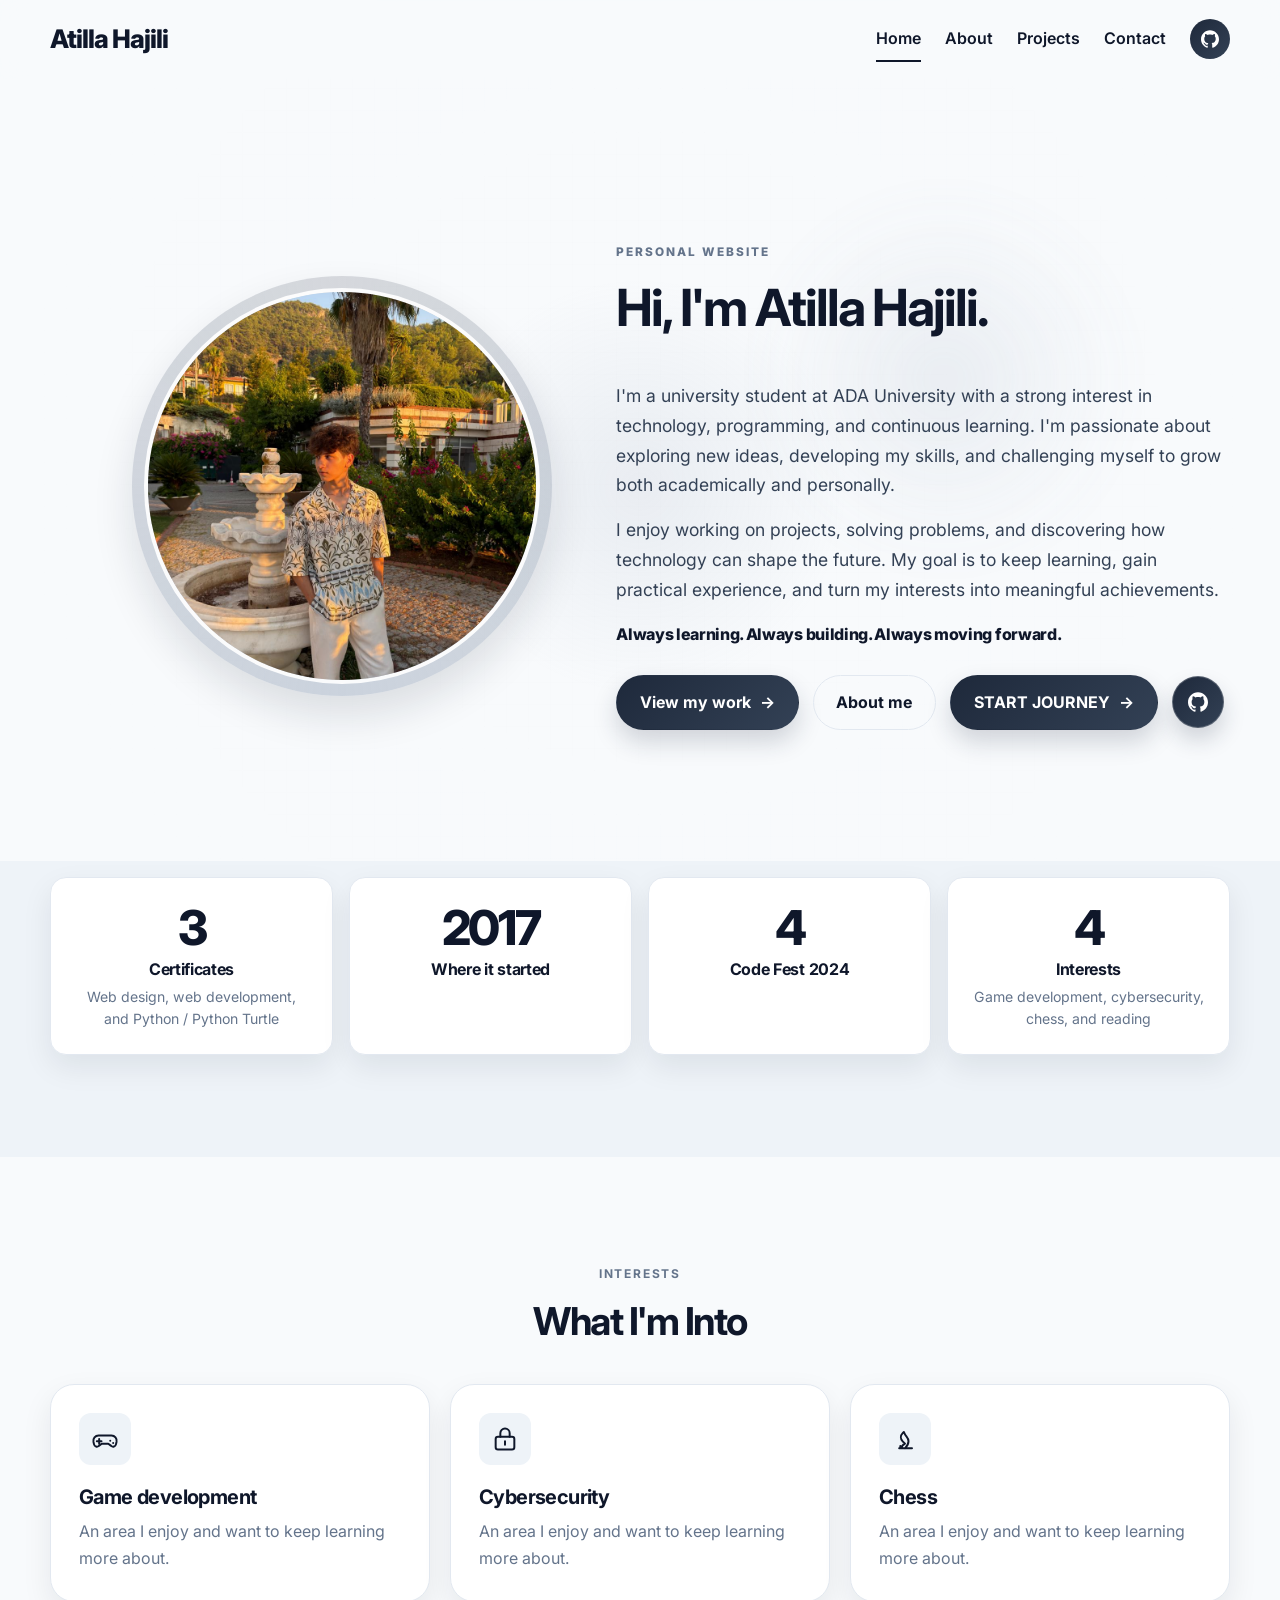
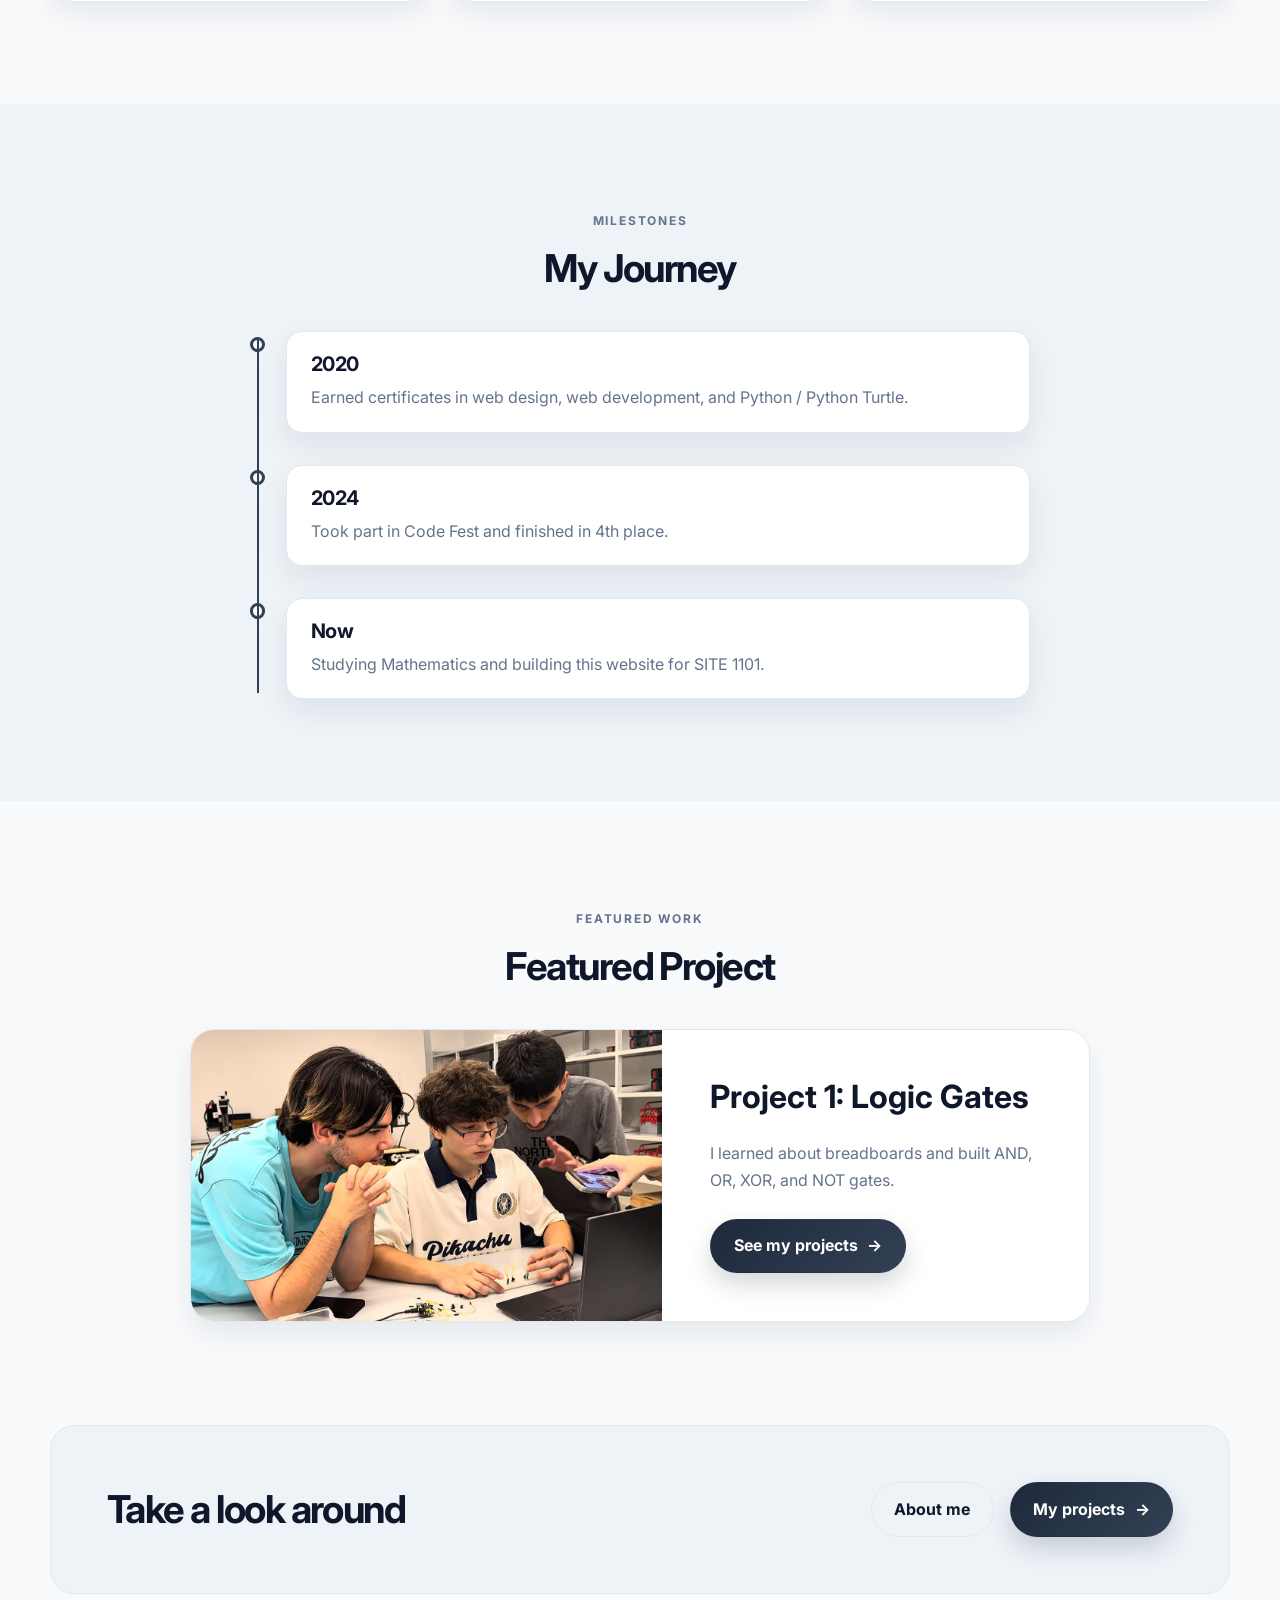
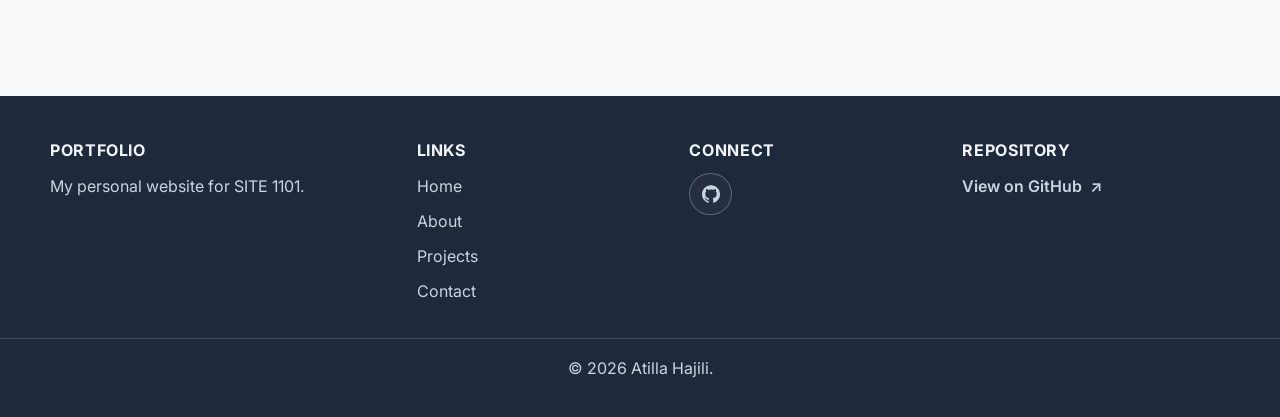
<file: index.html>
<!doctype html>
<html lang="en">
  <head>
    <meta charset="UTF-8" />
    <meta name="viewport" content="width=device-width, initial-scale=1.0" />
    <meta name="description" content="Atilla Hajili's personal website featuring his work, interests, and projects." />
    <title>Atilla Hajili | Home</title>
    <link rel="preconnect" href="https://fonts.googleapis.com" />
    <link rel="preconnect" href="https://fonts.gstatic.com" crossorigin />
    <link href="https://fonts.googleapis.com/css2?family=Inter:wght@400;500;600;700;800&display=swap" rel="stylesheet" />
    <link rel="stylesheet" href="css/base.css" />
    <link rel="stylesheet" href="css/layout.css" />
    <link rel="stylesheet" href="css/components.css" />
    <link rel="stylesheet" href="css/animations.css" />
    <link rel="stylesheet" href="css/page.css" />
  </head>
  <body class="page-shell">
    <div class="scroll-progress" aria-hidden="true"></div>

    <header class="site-header">
      <div class="container nav-shell">
        <a href="index.html" class="brand">Atilla Hajili</a>
        <button class="nav-toggle" type="button" aria-expanded="false" aria-label="Toggle navigation">
          <span></span>
          <span></span>
          <span></span>
        </button>
        <nav class="site-nav" aria-label="Navigation menu">
          <a href="index.html" class="nav-link">Home</a>
          <a href="about.html" class="nav-link">About</a>
          <a href="projects.html" class="nav-link">Projects</a>
          <a href="contact.html" class="nav-link">Contact</a>
          <a href="https://github.com/attilahajili/attilahajili.github.io" class="nav-icon" target="_blank" rel="noreferrer" aria-label="GitHub repository">
            <svg viewBox="0 0 24 24" width="18" height="18" aria-hidden="true" fill="currentColor"><path d="M12 .297c-6.63 0-12 5.373-12 12 0 5.303 3.438 9.8 8.205 11.385.6.113.82-.258.82-.577 0-.285-.01-1.04-.015-2.04-3.338.724-4.042-1.61-4.042-1.61-.546-1.387-1.333-1.756-1.333-1.756-1.09-.745.083-.73.083-.73 1.205.085 1.84 1.237 1.84 1.237 1.07 1.835 2.807 1.305 3.492.998.108-.776.42-1.305.763-1.605-2.665-.3-5.467-1.333-5.467-5.93 0-1.31.465-2.38 1.235-3.22-.135-.303-.54-1.523.105-3.176 0 0 1.005-.322 3.3 1.23.96-.267 1.98-.399 3-.404 1.02.005 2.04.137 3 .404 2.28-1.552 3.285-1.23 3.285-1.23.645 1.653.24 2.873.12 3.176.765.84 1.23 1.91 1.23 3.22 0 4.61-2.805 5.625-5.475 5.92.42.36.81 1.096.81 2.21 0 1.595-.015 2.88-.015 3.27 0 .315.21.69.825.57C20.565 22.09 24 17.59 24 12.297c0-6.627-5.373-12-12-12"/></svg>
          </a>
        </nav>
      </div>
    </header>

    <main class="page-main">
      <section class="section home-hero">
        <div class="hero-glow" aria-hidden="true"></div>
        <div class="hero-spotlight" aria-hidden="true"></div>
        <div class="container hero-grid">
          <div class="hero-visual reveal">
            <div class="photo-ring">
              <img src="images/garden.jpg" alt="Atilla Hajili standing in a garden" />
            </div>
          </div>

          <div class="hero-copy">
            <p class="eyebrow">PERSONAL WEBSITE</p>
            <h1>Hi, I'm Atilla Hajili.</h1>
            <p class="hero-paragraph hero-paragraph--first">I'm a university student at ADA University with a strong interest in technology, programming, and continuous learning. I'm passionate about exploring new ideas, developing my skills, and challenging myself to grow both academically and personally.</p>
            <p class="hero-paragraph hero-paragraph--second">I enjoy working on projects, solving problems, and discovering how technology can shape the future. My goal is to keep learning, gain practical experience, and turn my interests into meaningful achievements.</p>
            <p class="hero-closing">Always learning. Always building. Always moving forward.</p>
            <div class="cta-row hero-cta-row">
              <a href="projects.html" class="btn">View my work <span class="arrow">→</span></a>
              <a href="about.html" class="btn btn--secondary">About me</a>
              <a href="game.html" class="btn">START JOURNEY <span class="arrow">→</span></a>
              <a href="https://github.com/attilahajili" class="float-icon" target="_blank" rel="noopener noreferrer" aria-label="Atilla Hajili on GitHub">
                <svg viewBox="0 0 24 24" width="20" height="20" fill="currentColor" aria-hidden="true"><path d="M12 .297c-6.63 0-12 5.373-12 12 0 5.303 3.438 9.8 8.205 11.385.6.113.82-.258.82-.577 0-.285-.01-1.04-.015-2.04-3.338.724-4.042-1.61-4.042-1.61-.546-1.387-1.333-1.756-1.333-1.756-1.09-.745.083-.73.083-.73 1.205.085 1.84 1.237 1.84 1.237 1.07 1.835 2.807 1.305 3.492.998.108-.776.42-1.305.763-1.605-2.665-.3-5.467-1.333-5.467-5.93 0-1.31.465-2.38 1.235-3.22-.135-.303-.54-1.523.105-3.176 0 0 1.005-.322 3.3 1.23.96-.267 1.98-.399 3-.404 1.02.005 2.04.137 3 .404 2.28-1.552 3.285-1.23 3.285-1.23.645 1.653.24 2.873.12 3.176.765.84 1.23 1.91 1.23 3.22 0 4.61-2.805 5.625-5.475 5.92.42.36.81 1.096.81 2.21 0 1.595-.015 2.88-.015 3.27 0 .315.21.69.825.57C20.565 22.09 24 17.59 24 12.297c0-6.627-5.373-12-12-12"/></svg>
              </a>
            </div>
          </div>
        </div>
      </section>

      <section class="section home-facts-section" aria-label="Quick facts">
        <div class="container">
          <div class="home-facts-grid">
            <article class="home-fact-card reveal">
              <p class="home-fact-number"><span data-count="3">3</span></p>
              <h2>Certificates</h2>
              <p>Web design, web development, and Python / Python Turtle</p>
            </article>
            <article class="home-fact-card reveal">
              <p class="home-fact-number"><span data-count="2020">2020</span></p>
              <h2>Where it started</h2>
            </article>
            <article class="home-fact-card reveal">
              <p class="home-fact-number"><span data-count="4" data-suffix="th">4th</span></p>
              <h2>Code Fest 2024</h2>
            </article>
            <article class="home-fact-card reveal">
              <p class="home-fact-number"><span data-count="4">4</span></p>
              <h2>Interests</h2>
              <p>Game development, cybersecurity, chess, and reading</p>
            </article>
          </div>
        </div>
      </section>

      <section class="section home-interests-section">
        <div class="container">
          <header class="section-header reveal">
            <p class="eyebrow">Interests</p>
            <h2>What I'm Into</h2>
          </header>
          <div class="home-interest-grid">
            <article class="home-interest-card reveal">
              <span class="home-interest-icon" aria-hidden="true">
                <svg viewBox="0 0 24 24" fill="none" stroke="currentColor" stroke-width="1.7" stroke-linecap="round" stroke-linejoin="round"><path d="M6.5 9h11a4.5 4.5 0 0 1 4.4 5.4l-.5 2.2a2.5 2.5 0 0 1-4.1 1.3L14.8 16H9.2l-2.5 1.9a2.5 2.5 0 0 1-4.1-1.3l-.5-2.2A4.5 4.5 0 0 1 6.5 9Z"/><path d="M7 12v4M5 14h4M16.5 13.5h.01M19 15.5h.01"/></svg>
              </span>
              <h3>Game development</h3>
              <p>An area I enjoy and want to keep learning more about.</p>
            </article>
            <article class="home-interest-card reveal">
              <span class="home-interest-icon" aria-hidden="true">
                <svg viewBox="0 0 24 24" fill="none" stroke="currentColor" stroke-width="1.7" stroke-linecap="round" stroke-linejoin="round"><rect x="4" y="10" width="16" height="11" rx="2"/><path d="M8 10V7a4 4 0 0 1 8 0v3M12 14v3"/></svg>
              </span>
              <h3>Cybersecurity</h3>
              <p>An area I enjoy and want to keep learning more about.</p>
            </article>
            <article class="home-interest-card reveal">
              <span class="home-interest-icon" aria-hidden="true">
                <svg viewBox="0 0 24 24" fill="none" stroke="currentColor" stroke-width="1.7" stroke-linecap="round" stroke-linejoin="round"><path d="M7 20h11M9 20c0-2 1-3 3-4l-2-2c-2-2-2-5 0-7l1-1 1 2c1 2 3 3 3 6 0 2-1 4-3 6M8 20v-2"/></svg>
              </span>
              <h3>Chess</h3>
              <p>An area I enjoy and want to keep learning more about.</p>
            </article>
          </div>
        </div>
      </section>

      <section class="section home-journey-section">
        <div class="container">
          <header class="section-header reveal">
            <p class="eyebrow">Milestones</p>
            <h2>My Journey</h2>
          </header>
          <ol class="home-timeline" data-timeline>
            <li class="home-timeline-item reveal">
              <span class="home-timeline-marker" aria-hidden="true"></span>
              <div class="home-timeline-content">
                <h3>2020</h3>
                <p>Earned certificates in web design, web development, and Python / Python Turtle.</p>
              </div>
            </li>
            <li class="home-timeline-item reveal">
              <span class="home-timeline-marker" aria-hidden="true"></span>
              <div class="home-timeline-content">
                <h3>2024</h3>
                <p>Took part in Code Fest and finished in 4th place.</p>
              </div>
            </li>
            <li class="home-timeline-item reveal">
              <span class="home-timeline-marker" aria-hidden="true"></span>
              <div class="home-timeline-content">
                <h3>Now</h3>
                <p>Studying Mathematics and building this website for SITE 1101.</p>
              </div>
            </li>
          </ol>
        </div>
      </section>

      <section class="section home-featured-section">
        <div class="container">
          <header class="section-header reveal">
            <p class="eyebrow">Featured work</p>
            <h2>Featured Project</h2>
          </header>
          <a class="home-featured-card reveal" href="projects.html">
            <span class="home-featured-image">
              <img src="images/project1-lab.jpg" alt="Project 1: Logic Gates" />
            </span>
            <span class="home-featured-content">
              <span class="home-featured-title">Project 1: Logic Gates</span>
              <span class="home-featured-description">I learned about breadboards and built AND, OR, XOR, and NOT gates.</span>
              <span class="btn">See my projects <span class="arrow" aria-hidden="true">→</span></span>
            </span>
          </a>
        </div>
      </section>

      <section class="section home-closing-section">
        <div class="container">
          <div class="home-closing-strip reveal">
            <h2>Take a look around</h2>
            <div class="cta-row">
              <a class="btn btn--secondary" href="about.html">About me</a>
              <a class="btn" href="projects.html">My projects <span class="arrow" aria-hidden="true">→</span></a>
            </div>
          </div>
        </div>
      </section>
    </main>

    <footer class="site-footer">
      <div class="container footer-shell">
        <div class="footer-column">
          <h3>Portfolio</h3>
          <p>My personal website for SITE 1101.</p>
        </div>
        <div class="footer-column">
          <h4>Links</h4>
          <ul class="footer-links">
            <li><a class="footer-link" href="index.html">Home</a></li>
            <li><a class="footer-link" href="about.html">About</a></li>
            <li><a class="footer-link" href="projects.html">Projects</a></li>
            <li><a class="footer-link" href="contact.html">Contact</a></li>
          </ul>
        </div>
        <div class="footer-column">
          <h4>Connect</h4>
          <div class="social-list">
            <a class="social-link" href="https://github.com/attilahajili" target="_blank" rel="noreferrer" aria-label="GitHub profile">
              <svg viewBox="0 0 24 24" width="18" height="18" fill="currentColor" aria-hidden="true"><path d="M12 .297c-6.63 0-12 5.373-12 12 0 5.303 3.438 9.8 8.205 11.385.6.113.82-.258.82-.577 0-.285-.01-1.04-.015-2.04-3.338.724-4.042-1.61-4.042-1.61-.546-1.387-1.333-1.756-1.333-1.756-1.09-.745.083-.73.083-.73 1.205.085 1.84 1.237 1.84 1.237 1.07 1.835 2.807 1.305 3.492.998.108-.776.42-1.305.763-1.605-2.665-.3-5.467-1.333-5.467-5.93 0-1.31.465-2.38 1.235-3.22-.135-.303-.54-1.523.105-3.176 0 0 1.005-.322 3.3 1.23.96-.267 1.98-.399 3-.404 1.02.005 2.04.137 3 .404 2.28-1.552 3.285-1.23 3.285-1.23.645 1.653.24 2.873.12 3.176.765.84 1.23 1.91 1.23 3.22 0 4.61-2.805 5.625-5.475 5.92.42.36.81 1.096.81 2.21 0 1.595-.015 2.88-.015 3.27 0 .315.21.69.825.57C20.565 22.09 24 17.59 24 12.297c0-6.627-5.373-12-12-12"/></svg>
            </a>
          </div>
        </div>
        <div class="footer-column">
          <h4>Repository</h4>
          <a class="repo-link" href="https://github.com/attilahajili/attilahajili.github.io" target="_blank" rel="noreferrer">View on GitHub <span aria-hidden="true">↗</span></a>
        </div>
      </div>
      <hr class="footer-divider" />
      <div class="container footer-bottom">© 2026 Atilla Hajili.</div>
    </footer>

    <button class="back-to-top" type="button" aria-label="Back to top">↑</button>

    <script src="js/nav.js"></script>
    <script src="js/animations.js"></script>
  </body>
</html>
</file>
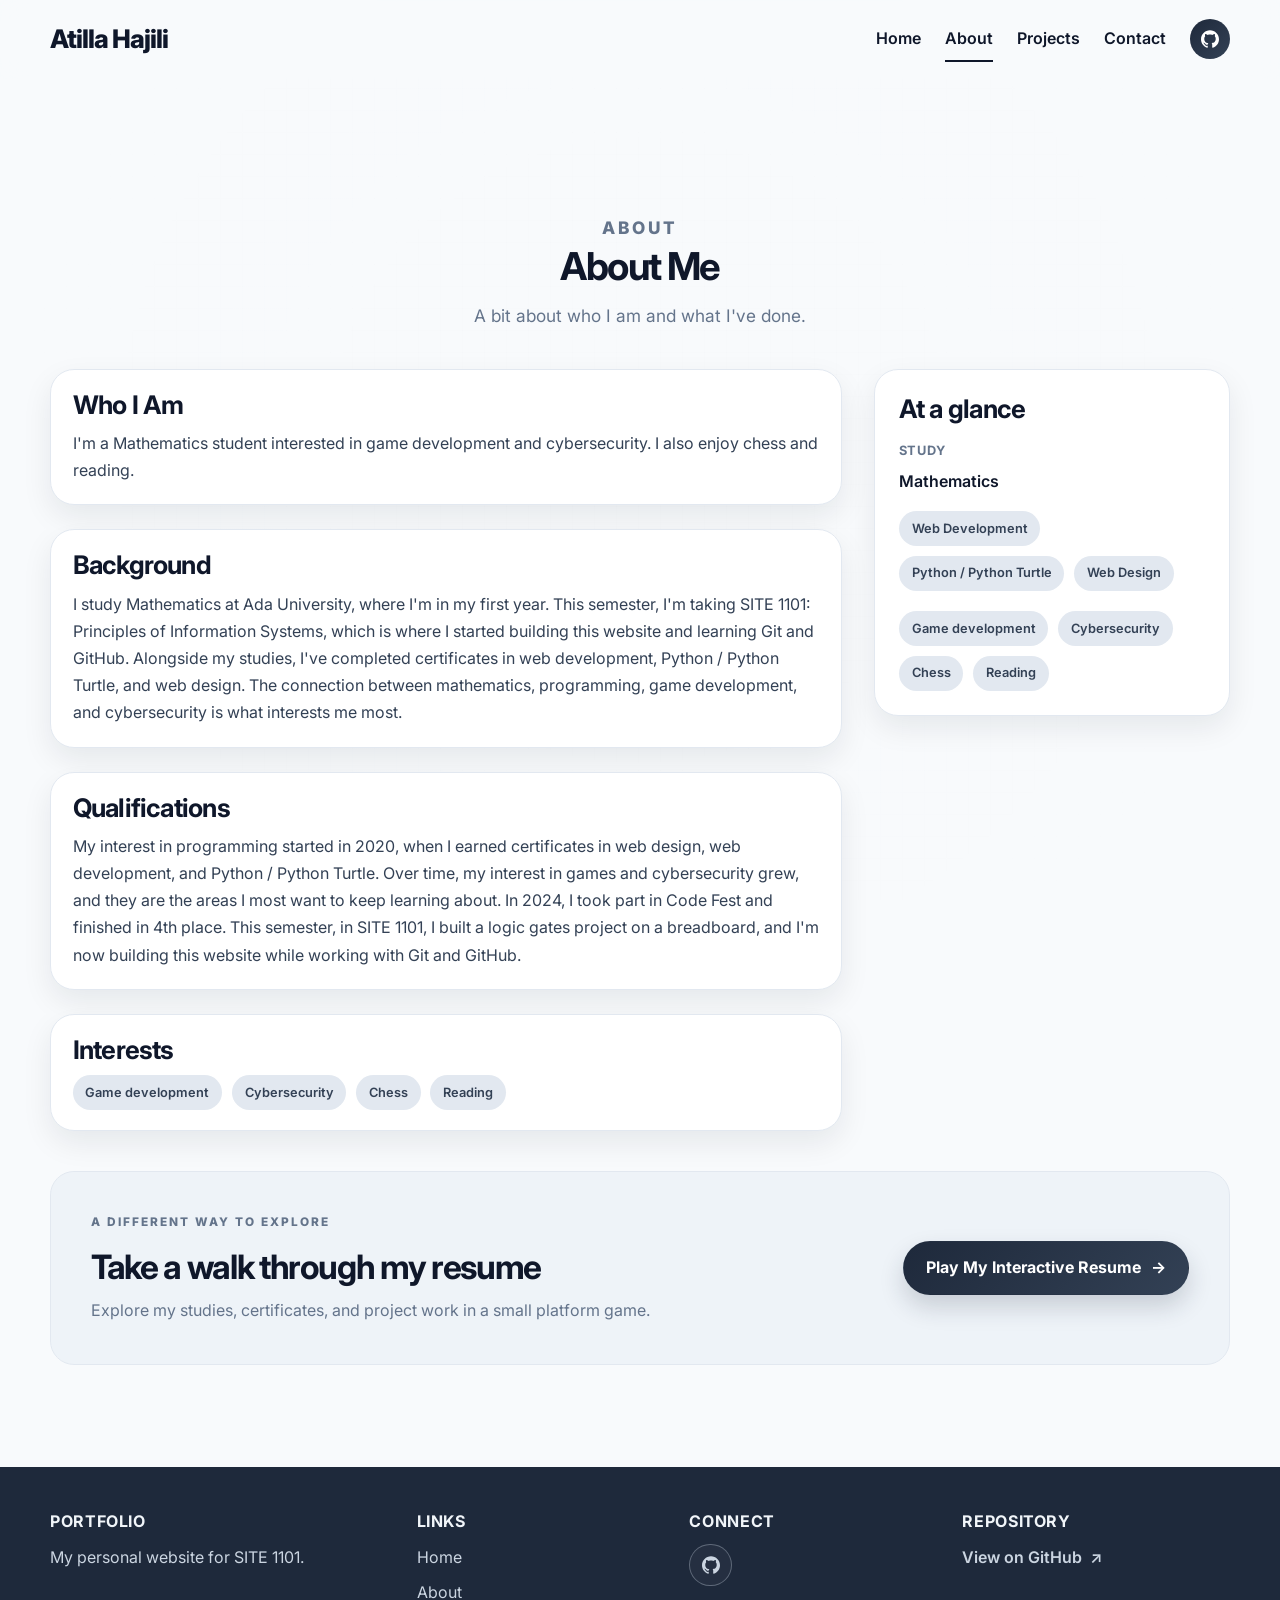
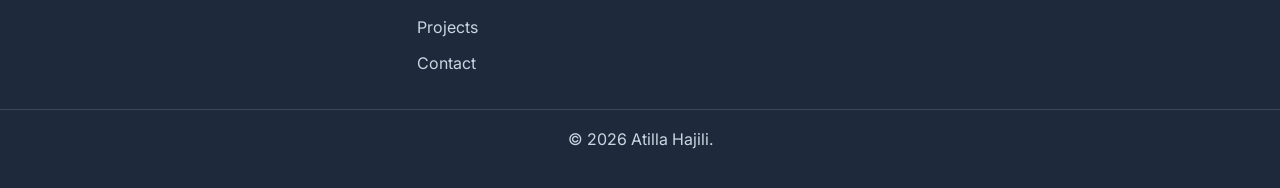
<file: about.html>
<!doctype html>
<html lang="en">
  <head>
    <meta charset="UTF-8" />
    <meta name="viewport" content="width=device-width, initial-scale=1.0" />
    <meta name="description" content="About Atilla Hajili, a Mathematics student focused on game development, cybersecurity, chess, and reading." />
    <title>About Me | Atilla Hajili</title>
    <link rel="preconnect" href="https://fonts.googleapis.com" />
    <link rel="preconnect" href="https://fonts.gstatic.com" crossorigin />
    <link href="https://fonts.googleapis.com/css2?family=Inter:wght@400;500;600;700;800&display=swap" rel="stylesheet" />
    <link rel="stylesheet" href="css/base.css" />
    <link rel="stylesheet" href="css/layout.css" />
    <link rel="stylesheet" href="css/components.css" />
    <link rel="stylesheet" href="css/animations.css" />
    <link rel="stylesheet" href="css/page.css" />
  </head>
  <body class="page-shell">
    <div class="scroll-progress" aria-hidden="true"></div>

    <header class="site-header">
      <div class="container nav-shell">
        <a href="index.html" class="brand">Atilla Hajili</a>
        <button class="nav-toggle" type="button" aria-expanded="false" aria-label="Toggle navigation">
          <span></span>
          <span></span>
          <span></span>
        </button>
        <nav class="site-nav" aria-label="Navigation menu">
          <a href="index.html" class="nav-link">Home</a>
          <a href="about.html" class="nav-link">About</a>
          <a href="projects.html" class="nav-link">Projects</a>
          <a href="contact.html" class="nav-link">Contact</a>
          <a href="https://github.com/attilahajili/attilahajili.github.io" class="nav-icon" target="_blank" rel="noreferrer" aria-label="GitHub repository">
            <svg viewBox="0 0 24 24" width="18" height="18" aria-hidden="true" fill="currentColor"><path d="M12 .297c-6.63 0-12 5.373-12 12 0 5.303 3.438 9.8 8.205 11.385.6.113.82-.258.82-.577 0-.285-.01-1.04-.015-2.04-3.338.724-4.042-1.61-4.042-1.61-.546-1.387-1.333-1.756-1.333-1.756-1.09-.745.083-.73.083-.73 1.205.085 1.84 1.237 1.84 1.237 1.07 1.835 2.807 1.305 3.492.998.108-.776.42-1.305.763-1.605-2.665-.3-5.467-1.333-5.467-5.93 0-1.31.465-2.38 1.235-3.22-.135-.303-.54-1.523.105-3.176 0 0 1.005-.322 3.3 1.23.96-.267 1.98-.399 3-.404 1.02.005 2.04.137 3 .404 2.28-1.552 3.285-1.23 3.285-1.23.645 1.653.24 2.873.12 3.176.765.84 1.23 1.91 1.23 3.22 0 4.61-2.805 5.625-5.475 5.92.42.36.81 1.096.81 2.21 0 1.595-.015 2.88-.015 3.27 0 .315.21.69.825.57C20.565 22.09 24 17.59 24 12.297c0-6.627-5.373-12-12-12"/></svg>
          </a>
        </nav>
      </div>
    </header>

    <main class="page-main">
      <section class="section">
        <div class="container">
          <div class="page-intro reveal">
            <p class="eyebrow">About</p>
            <h2>About Me</h2>
            <p>A bit about who I am and what I've done.</p>
          </div>

          <div class="content-grid">
            <div class="about-main">
              <article class="info-item reveal">
                <h3>Who I Am</h3>
                <p>I'm a Mathematics student interested in game development and cybersecurity. I also enjoy chess and reading.</p>
              </article>

              <article class="info-item reveal">
                <h3>Background</h3>
                <p>I study Mathematics at Ada University, where I'm in my first year. This semester, I'm taking SITE 1101: Principles of Information Systems, which is where I started building this website and learning Git and GitHub. Alongside my studies, I've completed certificates in web development, Python / Python Turtle, and web design. The connection between mathematics, programming, game development, and cybersecurity is what interests me most.</p>
              </article>

              <article class="info-item reveal">
                <h3>Qualifications</h3>
                <p>My interest in programming started in 2020, when I earned certificates in web design, web development, and Python / Python Turtle. Over time, my interest in games and cybersecurity grew, and they are the areas I most want to keep learning about. In 2024, I took part in Code Fest and finished in 4th place. This semester, in SITE 1101, I built a logic gates project on a breadboard, and I'm now building this website while working with Git and GitHub.</p>
              </article>

              <article class="info-item reveal">
                <h3>Interests</h3>
                <div class="tag-list">
                  <span class="tag">Game development</span>
                  <span class="tag">Cybersecurity</span>
                  <span class="tag">Chess</span>
                  <span class="tag">Reading</span>
                </div>
              </article>
            </div>

            <aside class="info-card sidebar-card reveal">
              <h3>At a glance</h3>
              <dl class="meta-list">
                <div class="meta-row">
                  <dt>Study</dt>
                  <dd>Mathematics</dd>
                </div>
              </dl>

              <div class="tag-list" style="margin-top: 1rem;">
                <span class="tag">Web Development</span>
                <span class="tag">Python / Python Turtle</span>
                <span class="tag">Web Design</span>
              </div>

              <div class="tag-list" style="margin-top: 1.25rem;">
                <span class="tag">Game development</span>
                <span class="tag">Cybersecurity</span>
                <span class="tag">Chess</span>
                <span class="tag">Reading</span>
              </div>
            </aside>
          </div>

          <section class="resume-promo reveal" aria-labelledby="resume-promo-title">
            <div class="resume-promo__copy">
              <p class="eyebrow">A different way to explore</p>
              <h2 id="resume-promo-title">Take a walk through my resume</h2>
              <p>Explore my studies, certificates, and project work in a small platform game.</p>
            </div>
            <a class="btn" href="game.html">Play My Interactive Resume <span class="arrow" aria-hidden="true">→</span></a>
          </section>
        </div>
      </section>
    </main>

    <footer class="site-footer">
      <div class="container footer-shell">
        <div class="footer-column">
          <h3>Portfolio</h3>
          <p>My personal website for SITE 1101.</p>
        </div>
        <div class="footer-column">
          <h4>Links</h4>
          <ul class="footer-links">
            <li><a class="footer-link" href="index.html">Home</a></li>
            <li><a class="footer-link" href="about.html">About</a></li>
            <li><a class="footer-link" href="projects.html">Projects</a></li>
            <li><a class="footer-link" href="contact.html">Contact</a></li>
          </ul>
        </div>
        <div class="footer-column">
          <h4>Connect</h4>
          <div class="social-list">
            <a class="social-link" href="https://github.com/attilahajili" target="_blank" rel="noreferrer" aria-label="GitHub profile">
              <svg viewBox="0 0 24 24" width="18" height="18" fill="currentColor" aria-hidden="true"><path d="M12 .297c-6.63 0-12 5.373-12 12 0 5.303 3.438 9.8 8.205 11.385.6.113.82-.258.82-.577 0-.285-.01-1.04-.015-2.04-3.338.724-4.042-1.61-4.042-1.61-.546-1.387-1.333-1.756-1.333-1.756-1.09-.745.083-.73.083-.73 1.205.085 1.84 1.237 1.84 1.237 1.07 1.835 2.807 1.305 3.492.998.108-.776.42-1.305.763-1.605-2.665-.3-5.467-1.333-5.467-5.93 0-1.31.465-2.38 1.235-3.22-.135-.303-.54-1.523.105-3.176 0 0 1.005-.322 3.3 1.23.96-.267 1.98-.399 3-.404 1.02.005 2.04.137 3 .404 2.28-1.552 3.285-1.23 3.285-1.23.645 1.653.24 2.873.12 3.176.765.84 1.23 1.91 1.23 3.22 0 4.61-2.805 5.625-5.475 5.92.42.36.81 1.096.81 2.21 0 1.595-.015 2.88-.015 3.27 0 .315.21.69.825.57C20.565 22.09 24 17.59 24 12.297c0-6.627-5.373-12-12-12"/></svg>
            </a>
          </div>
        </div>
        <div class="footer-column">
          <h4>Repository</h4>
          <a class="repo-link" href="https://github.com/attilahajili/attilahajili.github.io" target="_blank" rel="noreferrer">View on GitHub <span aria-hidden="true">↗</span></a>
        </div>
      </div>
      <hr class="footer-divider" />
      <div class="container footer-bottom">© 2026 Atilla Hajili.</div>
    </footer>

    <button class="back-to-top" type="button" aria-label="Back to top">↑</button>

    <script src="js/nav.js"></script>
    <script src="js/animations.js"></script>
  </body>
</html>
</file>
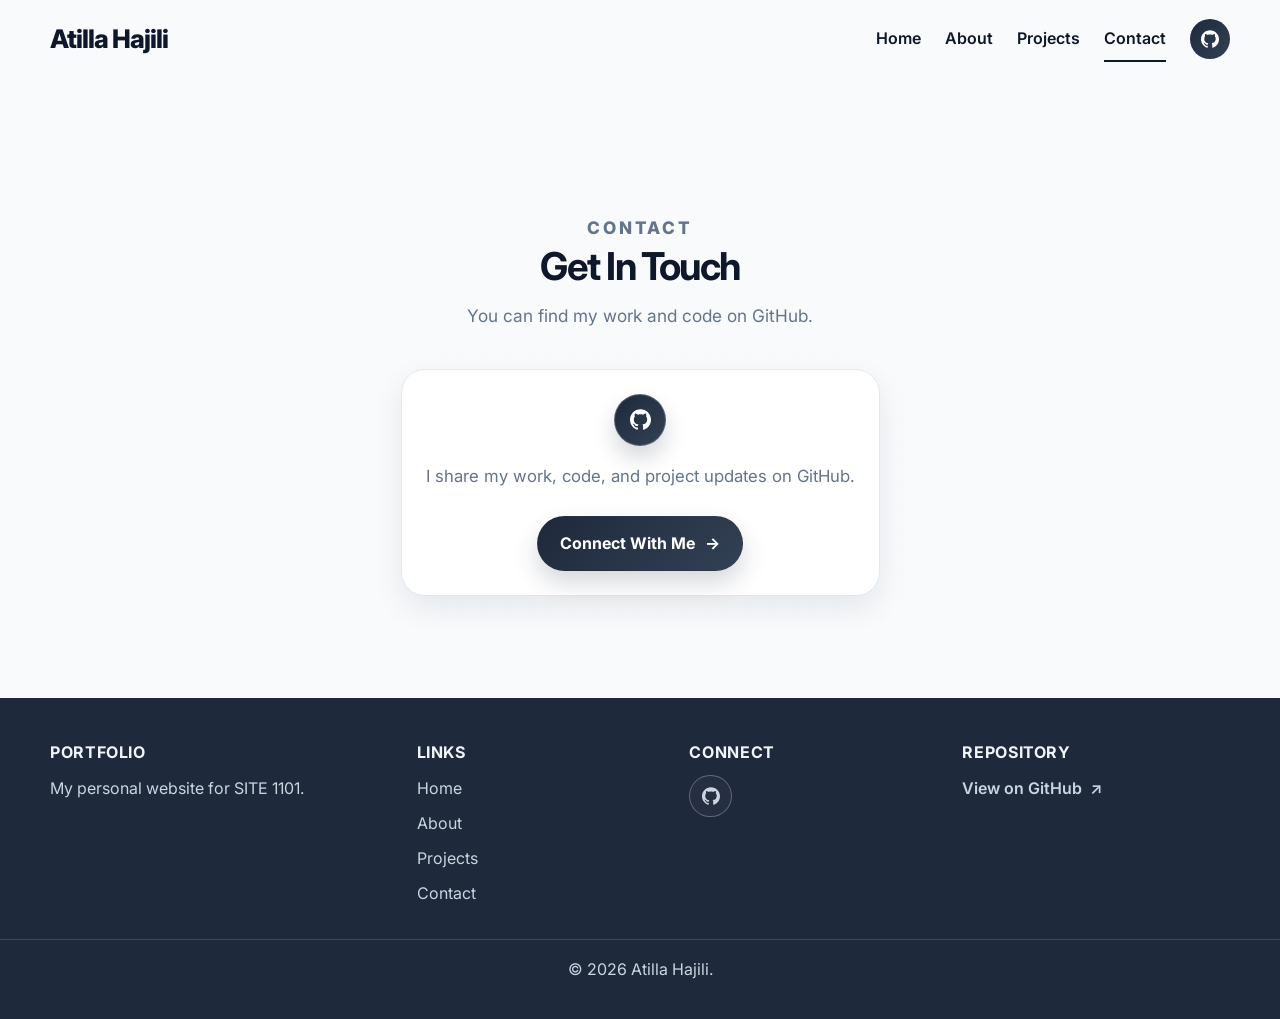
<file: contact.html>
<!doctype html>
<html lang="en">
  <head>
    <meta charset="UTF-8" />
    <meta name="viewport" content="width=device-width, initial-scale=1.0" />
    <meta name="description" content="Contact Atilla Hajili on GitHub." />
    <title>Contact | Atilla Hajili</title>
    <link rel="preconnect" href="https://fonts.googleapis.com" />
    <link rel="preconnect" href="https://fonts.gstatic.com" crossorigin />
    <link href="https://fonts.googleapis.com/css2?family=Inter:wght@400;500;600;700;800&display=swap" rel="stylesheet" />
    <link rel="stylesheet" href="css/base.css" />
    <link rel="stylesheet" href="css/layout.css" />
    <link rel="stylesheet" href="css/components.css" />
    <link rel="stylesheet" href="css/animations.css" />
    <link rel="stylesheet" href="css/page.css" />
  </head>
  <body class="page-shell">
    <div class="scroll-progress" aria-hidden="true"></div>

    <header class="site-header">
      <div class="container nav-shell">
        <a href="index.html" class="brand">Atilla Hajili</a>
        <button class="nav-toggle" type="button" aria-expanded="false" aria-label="Toggle navigation">
          <span></span>
          <span></span>
          <span></span>
        </button>
        <nav class="site-nav" aria-label="Navigation menu">
          <a href="index.html" class="nav-link">Home</a>
          <a href="about.html" class="nav-link">About</a>
          <a href="projects.html" class="nav-link">Projects</a>
          <a href="contact.html" class="nav-link">Contact</a>
          <a href="https://github.com/attilahajili/attilahajili.github.io" class="nav-icon" target="_blank" rel="noreferrer" aria-label="GitHub repository">
            <svg viewBox="0 0 24 24" width="18" height="18" aria-hidden="true" fill="currentColor"><path d="M12 .297c-6.63 0-12 5.373-12 12 0 5.303 3.438 9.8 8.205 11.385.6.113.82-.258.82-.577 0-.285-.01-1.04-.015-2.04-3.338.724-4.042-1.61-4.042-1.61-.546-1.387-1.333-1.756-1.333-1.756-1.09-.745.083-.73.083-.73 1.205.085 1.84 1.237 1.84 1.237 1.07 1.835 2.807 1.305 3.492.998.108-.776.42-1.305.763-1.605-2.665-.3-5.467-1.333-5.467-5.93 0-1.31.465-2.38 1.235-3.22-.135-.303-.54-1.523.105-3.176 0 0 1.005-.322 3.3 1.23.96-.267 1.98-.399 3-.404 1.02.005 2.04.137 3 .404 2.28-1.552 3.285-1.23 3.285-1.23.645 1.653.24 2.873.12 3.176.765.84 1.23 1.91 1.23 3.22 0 4.61-2.805 5.625-5.475 5.92.42.36.81 1.096.81 2.21 0 1.595-.015 2.88-.015 3.27 0 .315.21.69.825.57C20.565 22.09 24 17.59 24 12.297c0-6.627-5.373-12-12-12"/></svg>
          </a>
        </nav>
      </div>
    </header>

    <main class="page-main">
      <section class="section">
        <div class="container">
          <div class="page-intro reveal">
            <p class="eyebrow">Contact</p>
            <h2>Get In Touch</h2>
            <p>You can find my work and code on GitHub.</p>
          </div>

          <div class="contact-main">
            <div class="contact-card reveal">
              <div class="float-icon" style="margin: 0 auto 1rem;">
                <svg viewBox="0 0 24 24" width="21" height="21" fill="currentColor" aria-hidden="true"><path d="M12 .297c-6.63 0-12 5.373-12 12 0 5.303 3.438 9.8 8.205 11.385.6.113.82-.258.82-.577 0-.285-.01-1.04-.015-2.04-3.338.724-4.042-1.61-4.042-1.61-.546-1.387-1.333-1.756-1.333-1.756-1.09-.745.083-.73.083-.73 1.205.085 1.84 1.237 1.84 1.237 1.07 1.835 2.807 1.305 3.492.998.108-.776.42-1.305.763-1.605-2.665-.3-5.467-1.333-5.467-5.93 0-1.31.465-2.38 1.235-3.22-.135-.303-.54-1.523.105-3.176 0 0 1.005-.322 3.3 1.23.96-.267 1.98-.399 3-.404 1.02.005 2.04.137 3 .404 2.28-1.552 3.285-1.23 3.285-1.23.645 1.653.24 2.873.12 3.176.765.84 1.23 1.91 1.23 3.22 0 4.61-2.805 5.625-5.475 5.92.42.36.81 1.096.81 2.21 0 1.595-.015 2.88-.015 3.27 0 .315.21.69.825.57C20.565 22.09 24 17.59 24 12.297c0-6.627-5.373-12-12-12"/></svg>
              </div>
              <p>I share my work, code, and project updates on GitHub.</p>
              <a class="btn" href="https://github.com/attilahajili" target="_blank" rel="noreferrer">Connect With Me <span class="arrow">→</span></a>
            </div>
          </div>
        </div>
      </section>
    </main>

    <footer class="site-footer">
      <div class="container footer-shell">
        <div class="footer-column">
          <h3>Portfolio</h3>
          <p>My personal website for SITE 1101.</p>
        </div>
        <div class="footer-column">
          <h4>Links</h4>
          <ul class="footer-links">
            <li><a class="footer-link" href="index.html">Home</a></li>
            <li><a class="footer-link" href="about.html">About</a></li>
            <li><a class="footer-link" href="projects.html">Projects</a></li>
            <li><a class="footer-link" href="contact.html">Contact</a></li>
          </ul>
        </div>
        <div class="footer-column">
          <h4>Connect</h4>
          <div class="social-list">
            <a class="social-link" href="https://github.com/attilahajili" target="_blank" rel="noreferrer" aria-label="GitHub profile">
              <svg viewBox="0 0 24 24" width="18" height="18" fill="currentColor" aria-hidden="true"><path d="M12 .297c-6.63 0-12 5.373-12 12 0 5.303 3.438 9.8 8.205 11.385.6.113.82-.258.82-.577 0-.285-.01-1.04-.015-2.04-3.338.724-4.042-1.61-4.042-1.61-.546-1.387-1.333-1.756-1.333-1.756-1.09-.745.083-.73.083-.73 1.205.085 1.84 1.237 1.84 1.237 1.07 1.835 2.807 1.305 3.492.998.108-.776.42-1.305.763-1.605-2.665-.3-5.467-1.333-5.467-5.93 0-1.31.465-2.38 1.235-3.22-.135-.303-.54-1.523.105-3.176 0 0 1.005-.322 3.3 1.23.96-.267 1.98-.399 3-.404 1.02.005 2.04.137 3 .404 2.28-1.552 3.285-1.23 3.285-1.23.645 1.653.24 2.873.12 3.176.765.84 1.23 1.91 1.23 3.22 0 4.61-2.805 5.625-5.475 5.92.42.36.81 1.096.81 2.21 0 1.595-.015 2.88-.015 3.27 0 .315.21.69.825.57C20.565 22.09 24 17.59 24 12.297c0-6.627-5.373-12-12-12"/></svg>
            </a>
          </div>
        </div>
        <div class="footer-column">
          <h4>Repository</h4>
          <a class="repo-link" href="https://github.com/attilahajili/attilahajili.github.io" target="_blank" rel="noreferrer">View on GitHub <span aria-hidden="true">↗</span></a>
        </div>
      </div>
      <hr class="footer-divider" />
      <div class="container footer-bottom">© 2026 Atilla Hajili.</div>
    </footer>

    <button class="back-to-top" type="button" aria-label="Back to top">↑</button>

    <script src="js/nav.js"></script>
    <script src="js/animations.js"></script>
  </body>
</html>
</file>
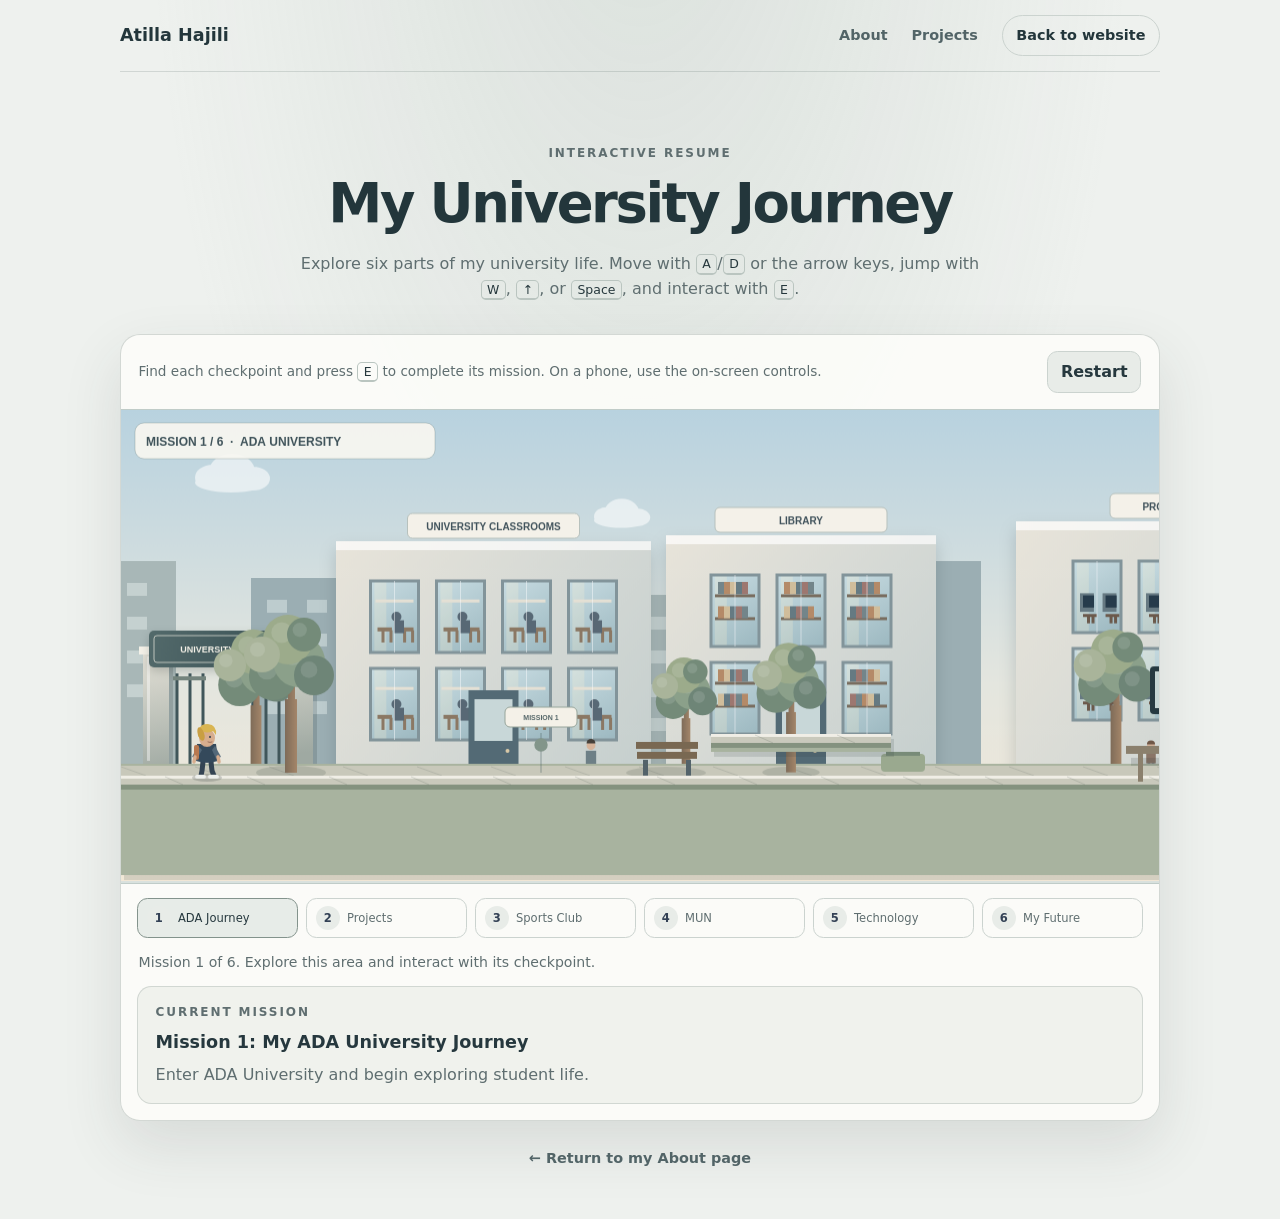
<file: game.html>
<!doctype html>
<html lang="en">
  <head>
    <meta charset="UTF-8" />
    <meta name="viewport" content="width=device-width, initial-scale=1.0" />
    <meta name="description" content="Explore Atilla Hajili's studies, certificates, and project work in an interactive platform game." />
    <meta name="theme-color" content="#0f172a" />
    <title>Interactive Resume | Atilla Hajili</title>
    <link rel="stylesheet" href="game/game.css" />
    <script src="game/game.js" defer></script>
  </head>
  <body>
    <header class="game-header">
      <a class="game-brand" href="index.html">Atilla Hajili</a>
      <nav aria-label="Main site links">
        <a href="about.html">About</a>
        <a href="projects.html">Projects</a>
        <a class="return-link" href="index.html">Back to website</a>
      </nav>
    </header>

    <main class="game-main">
      <section class="game-intro" aria-labelledby="game-title">
        <p class="game-kicker">INTERACTIVE RESUME</p>
        <h1 id="game-title">My University Journey</h1>
        <p>Explore six parts of my university life. Move with <kbd>A</kbd>/<kbd>D</kbd> or the arrow keys, jump with <kbd>W</kbd>, <kbd>↑</kbd>, or <kbd>Space</kbd>, and interact with <kbd>E</kbd>.</p>
      </section>

      <section class="game-panel" aria-label="Interactive resume game">
        <div class="game-toolbar">
          <p class="game-instructions" id="game-instructions">
            Find each checkpoint and press <kbd>E</kbd> to complete its mission. On a phone, use the on-screen controls.
          </p>
          <button class="restart-button" type="button" id="restart-game">Restart</button>
        </div>

        <canvas
          id="resume-game"
          class="game-canvas"
          width="960"
          height="440"
          aria-label="University journey platform game. Use arrow keys or A and D to move, Space or Up to jump, and E to interact."
          aria-describedby="game-instructions game-status"
          tabindex="0"
        ></canvas>

        <ol class="mission-progress" id="mission-progress" aria-label="Mission progress">
          <li data-mission="0"><span>1</span> ADA Journey</li>
          <li data-mission="1"><span>2</span> Projects</li>
          <li data-mission="2"><span>3</span> Sports Club</li>
          <li data-mission="3"><span>4</span> MUN</li>
          <li data-mission="4"><span>5</span> Technology</li>
          <li data-mission="5"><span>6</span> My Future</li>
        </ol>

        <div class="touch-controls" aria-label="Touch controls">
          <button type="button" data-control="left" aria-label="Move left">←</button>
          <button type="button" data-control="right" aria-label="Move right">→</button>
          <button type="button" data-control="jump" aria-label="Jump">Jump</button>
          <button type="button" id="interact-button" hidden>Interact</button>
        </div>

        <div class="game-status" id="game-status" role="status" aria-live="polite">
          Welcome! Explore the campus and approach a mission checkpoint.
        </div>

        <div class="milestone-panel" id="milestone-panel" aria-live="polite">
          <p class="game-kicker">CURRENT MISSION</p>
          <h2 id="milestone-title">Mission 1: My ADA University Journey</h2>
          <p id="milestone-description">Enter the campus and begin exploring student life. Approach a checkpoint and press E to interact.</p>
          <a class="project-portal-link" id="project-portal-link" href="projects.html" hidden>
            EXPLORE MY PROJECTS <span aria-hidden="true">→</span>
          </a>
        </div>
      </section>

      <p class="game-back-link"><a href="about.html">← Return to my About page</a></p>
    </main>
  </body>
</html>
</file>
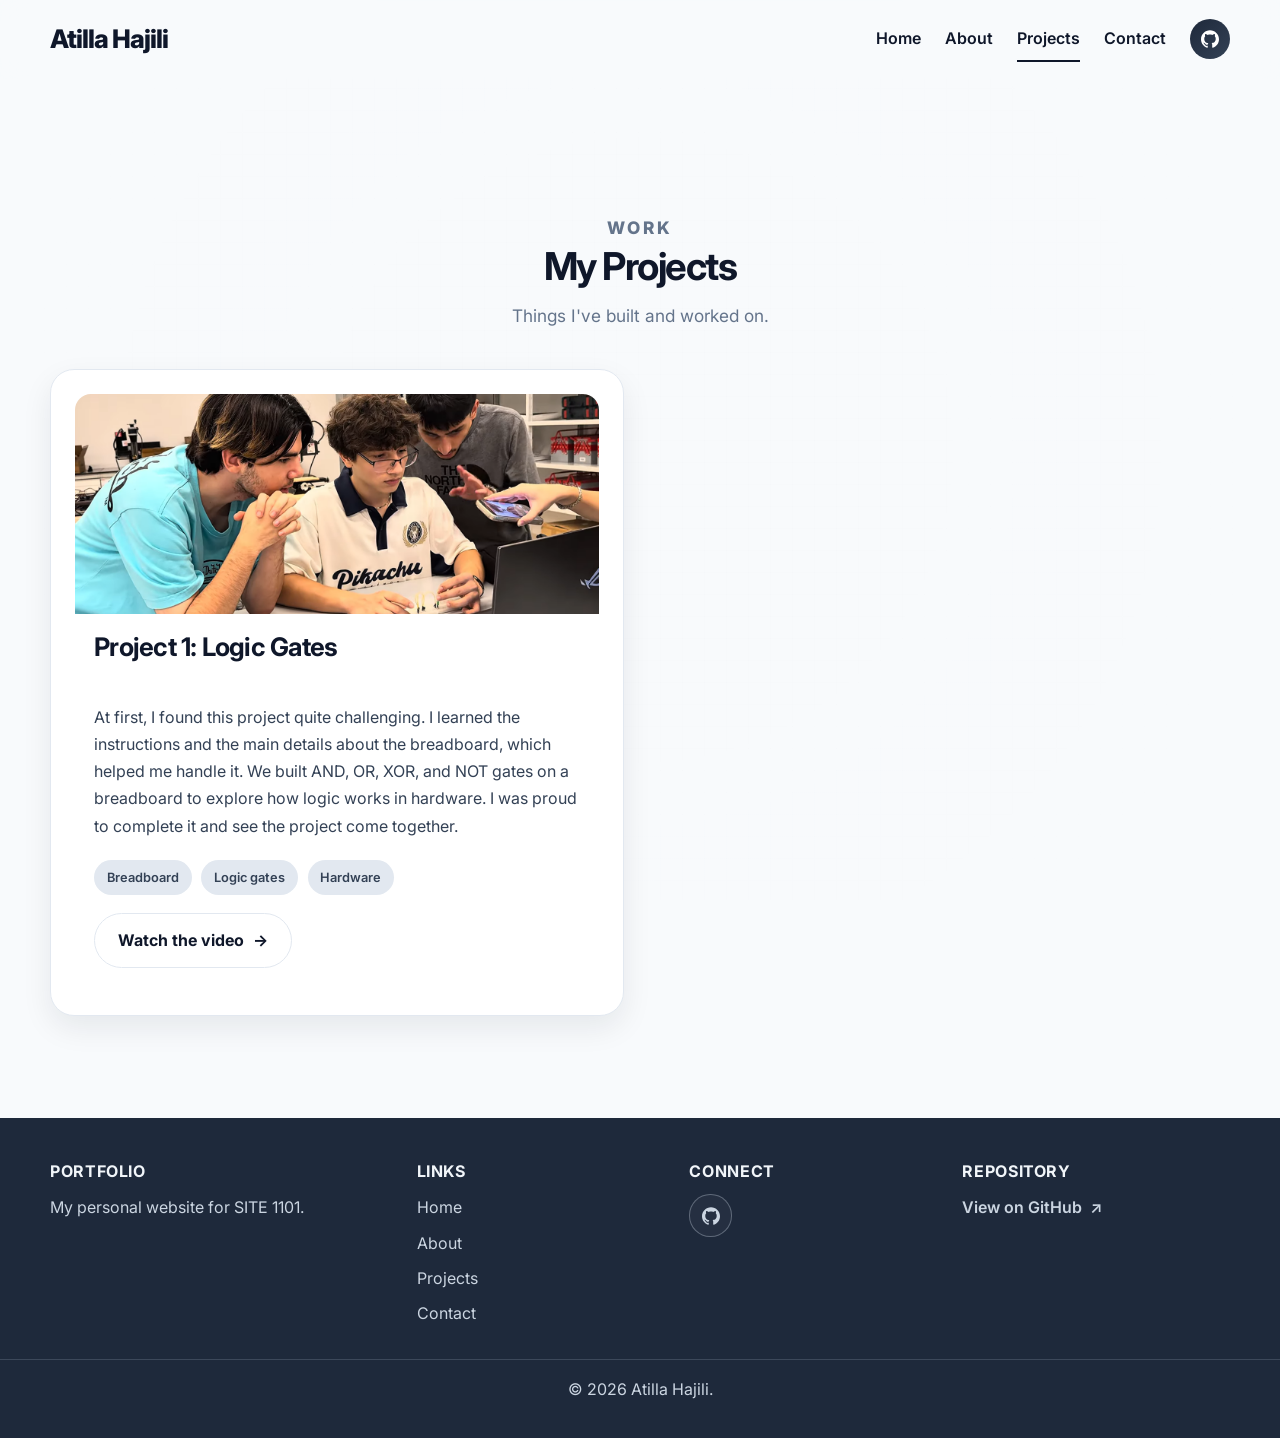
<file: projects.html>
<!doctype html>
<html lang="en">
  <head>
    <meta charset="UTF-8" />
    <meta name="viewport" content="width=device-width, initial-scale=1.0" />
    <meta name="description" content="My projects, including Project 1: Logic Gates, from Atilla Hajili." />
    <title>Projects | Atilla Hajili</title>
    <link rel="preconnect" href="https://fonts.googleapis.com" />
    <link rel="preconnect" href="https://fonts.gstatic.com" crossorigin />
    <link href="https://fonts.googleapis.com/css2?family=Inter:wght@400;500;600;700;800&display=swap" rel="stylesheet" />
    <link rel="stylesheet" href="css/base.css" />
    <link rel="stylesheet" href="css/layout.css" />
    <link rel="stylesheet" href="css/components.css" />
    <link rel="stylesheet" href="css/animations.css" />
    <link rel="stylesheet" href="css/page.css" />
  </head>
  <body class="page-shell">
    <div class="scroll-progress" aria-hidden="true"></div>

    <header class="site-header">
      <div class="container nav-shell">
        <a href="index.html" class="brand">Atilla Hajili</a>
        <button class="nav-toggle" type="button" aria-expanded="false" aria-label="Toggle navigation">
          <span></span>
          <span></span>
          <span></span>
        </button>
        <nav class="site-nav" aria-label="Navigation menu">
          <a href="index.html" class="nav-link">Home</a>
          <a href="about.html" class="nav-link">About</a>
          <a href="projects.html" class="nav-link">Projects</a>
          <a href="contact.html" class="nav-link">Contact</a>
          <a href="https://github.com/attilahajili/attilahajili.github.io" class="nav-icon" target="_blank" rel="noreferrer" aria-label="GitHub repository">
            <svg viewBox="0 0 24 24" width="18" height="18" aria-hidden="true" fill="currentColor"><path d="M12 .297c-6.63 0-12 5.373-12 12 0 5.303 3.438 9.8 8.205 11.385.6.113.82-.258.82-.577 0-.285-.01-1.04-.015-2.04-3.338.724-4.042-1.61-4.042-1.61-.546-1.387-1.333-1.756-1.333-1.756-1.09-.745.083-.73.083-.73 1.205.085 1.84 1.237 1.84 1.237 1.07 1.835 2.807 1.305 3.492.998.108-.776.42-1.305.763-1.605-2.665-.3-5.467-1.333-5.467-5.93 0-1.31.465-2.38 1.235-3.22-.135-.303-.54-1.523.105-3.176 0 0 1.005-.322 3.3 1.23.96-.267 1.98-.399 3-.404 1.02.005 2.04.137 3 .404 2.28-1.552 3.285-1.23 3.285-1.23.645 1.653.24 2.873.12 3.176.765.84 1.23 1.91 1.23 3.22 0 4.61-2.805 5.625-5.475 5.92.42.36.81 1.096.81 2.21 0 1.595-.015 2.88-.015 3.27 0 .315.21.69.825.57C20.565 22.09 24 17.59 24 12.297c0-6.627-5.373-12-12-12"/></svg>
          </a>
        </nav>
      </div>
    </header>

    <main class="page-main">
      <section class="section">
        <div class="container">
          <div class="page-intro reveal">
            <p class="eyebrow">Work</p>
            <h2>My Projects</h2>
            <p>Things I've built and worked on.</p>
          </div>

          <!-- Copy one project card and update the image, title, description, tags, and link. -->
          <div class="projects-grid reveal">
            <article class="project-card">
              <div class="project-card__image">
                <img src="images/project1-lab.jpg" alt="Students working together on a logic gates project in a lab" />
              </div>
              <div class="project-card__content">
                <div>
                  <h3>Project 1: Logic Gates</h3>
                </div>
                <p>At first, I found this project quite challenging. I learned the instructions and the main details about the breadboard, which helped me handle it. We built AND, OR, XOR, and NOT gates on a breadboard to explore how logic works in hardware. I was proud to complete it and see the project come together.</p>
                <div class="tag-list">
                  <span class="tag">Breadboard</span>
                  <span class="tag">Logic gates</span>
                  <span class="tag">Hardware</span>
                </div>
                <div class="project-card__cta">
                  <a class="btn btn--secondary" href="https://youtu.be/3O9nRnOHBXc" target="_blank" rel="noreferrer">Watch the video <span class="arrow">→</span></a>
                </div>
              </div>
              <div class="card-sheen" aria-hidden="true"></div>
            </article>
          </div>

          <!-- TODO: Add Project 2: Hour of Code. Deadline: 12/12/2026 -->
          <!-- TODO: Add Project 3: Robotics. Deadline: 12/12/2026 -->
        </div>
      </section>
    </main>

    <footer class="site-footer">
      <div class="container footer-shell">
        <div class="footer-column">
          <h3>Portfolio</h3>
          <p>My personal website for SITE 1101.</p>
        </div>
        <div class="footer-column">
          <h4>Links</h4>
          <ul class="footer-links">
            <li><a class="footer-link" href="index.html">Home</a></li>
            <li><a class="footer-link" href="about.html">About</a></li>
            <li><a class="footer-link" href="projects.html">Projects</a></li>
            <li><a class="footer-link" href="contact.html">Contact</a></li>
          </ul>
        </div>
        <div class="footer-column">
          <h4>Connect</h4>
          <div class="social-list">
            <a class="social-link" href="https://github.com/attilahajili" target="_blank" rel="noreferrer" aria-label="GitHub profile">
              <svg viewBox="0 0 24 24" width="18" height="18" fill="currentColor" aria-hidden="true"><path d="M12 .297c-6.63 0-12 5.373-12 12 0 5.303 3.438 9.8 8.205 11.385.6.113.82-.258.82-.577 0-.285-.01-1.04-.015-2.04-3.338.724-4.042-1.61-4.042-1.61-.546-1.387-1.333-1.756-1.333-1.756-1.09-.745.083-.73.083-.73 1.205.085 1.84 1.237 1.84 1.237 1.07 1.835 2.807 1.305 3.492.998.108-.776.42-1.305.763-1.605-2.665-.3-5.467-1.333-5.467-5.93 0-1.31.465-2.38 1.235-3.22-.135-.303-.54-1.523.105-3.176 0 0 1.005-.322 3.3 1.23.96-.267 1.98-.399 3-.404 1.02.005 2.04.137 3 .404 2.28-1.552 3.285-1.23 3.285-1.23.645 1.653.24 2.873.12 3.176.765.84 1.23 1.91 1.23 3.22 0 4.61-2.805 5.625-5.475 5.92.42.36.81 1.096.81 2.21 0 1.595-.015 2.88-.015 3.27 0 .315.21.69.825.57C20.565 22.09 24 17.59 24 12.297c0-6.627-5.373-12-12-12"/></svg>
            </a>
          </div>
        </div>
        <div class="footer-column">
          <h4>Repository</h4>
          <a class="repo-link" href="https://github.com/attilahajili/attilahajili.github.io" target="_blank" rel="noreferrer">View on GitHub <span aria-hidden="true">↗</span></a>
        </div>
      </div>
      <hr class="footer-divider" />
      <div class="container footer-bottom">© 2026 Atilla Hajili.</div>
    </footer>

    <button class="back-to-top" type="button" aria-label="Back to top">↑</button>

    <script src="js/nav.js"></script>
    <script src="js/animations.js"></script>
  </body>
</html>
</file>
<file: css/base.css>
:root {
  --bg: #f8fafc;
  --bg-strong: #eef3f8;
  --card: #ffffff;
  --border: #e2e8f0;
  --heading: #0f172a;
  --text: #334155;
  --muted: #64748b;
  --nav-start: #1e293b;
  --nav-end: #334155;
  --footer-bg: #1e293b;
  --footer-text: #cbd5e1;
  --footer-heading: #f1f5f9;
  --pill-bg: #e2e8f0;
  --pill-text: #334155;
  --shadow-soft: 0 18px 45px rgba(15, 23, 42, 0.08);
  --shadow-card: 0 12px 30px rgba(15, 23, 42, 0.08);
  --radius-lg: 1.5rem;
  --radius-md: 1rem;
  --radius-sm: 0.75rem;
  --container: 1180px;
  --header-height: 78px;
}

* {
  box-sizing: border-box;
}

html {
  scroll-behavior: smooth;
}

body {
  margin: 0;
  font-family: 'Inter', 'Segoe UI', system-ui, sans-serif;
  background: var(--bg);
  color: var(--text);
  line-height: 1.7;
  -webkit-font-smoothing: antialiased;
  text-rendering: optimizeLegibility;
}

.scroll-progress {
  position: fixed;
  top: 0;
  left: 0;
  width: 0;
  height: 3px;
  background: linear-gradient(90deg, #1e293b 0%, #475569 100%);
  z-index: 100;
}

body::before {
  content: "";
  position: fixed;
  inset: 0;
  pointer-events: none;
  background-image:
    linear-gradient(rgba(148, 163, 184, 0.035) 1px, transparent 1px),
    linear-gradient(90deg, rgba(148, 163, 184, 0.035) 1px, transparent 1px);
  background-size: 22px 22px;
  mask-image: radial-gradient(circle at center, black 30%, transparent 90%);
  opacity: 0.28;
}

img {
  max-width: 100%;
  display: block;
}

a {
  color: inherit;
  text-decoration: none;
}

button,
input,
textarea,
select {
  font: inherit;
}

p,
h1,
h2,
h3,
h4,
dl,
dd {
  margin-top: 0;
}

h1,
h2,
h3,
h4 {
  color: var(--heading);
  line-height: 1.2;
}

h1 {
  font-size: clamp(2.5rem, 5vw, 4.4rem);
  letter-spacing: -0.04em;
}

h2 {
  font-size: clamp(2rem, 3vw, 3rem);
  letter-spacing: -0.04em;
}

h3 {
  font-size: clamp(1.3rem, 2vw, 1.8rem);
  letter-spacing: -0.03em;
}

p {
  margin-bottom: 0;
}

main {
  position: relative;
  z-index: 1;
}

.container {
  width: min(var(--container), calc(100% - 2rem));
  margin: 0 auto;
}

.section {
  padding: clamp(4.5rem, 8vw, 7rem) 0;
}

.section-header {
  margin-bottom: 2.5rem;
  text-align: center;
}

.section-header .eyebrow {
  display: inline-block;
  margin-bottom: 0.85rem;
  font-size: 0.75rem;
  font-weight: 700;
  letter-spacing: 0.15em;
  text-transform: uppercase;
  color: var(--muted);
}

.section-header h2 {
  margin-bottom: 0.75rem;
}

.section-header p {
  max-width: 42rem;
  margin: 0 auto;
  font-size: 1.06rem;
  color: var(--muted);
}

.tag-list {
  display: flex;
  flex-wrap: wrap;
  gap: 0.6rem;
}

.tag {
  display: inline-flex;
  align-items: center;
  justify-content: center;
  padding: 0.42rem 0.8rem;
  border-radius: 999px;
  background: var(--pill-bg);
  color: var(--pill-text);
  font-size: 0.8rem;
  font-weight: 600;
  transition: transform 180ms ease, background 180ms ease, color 180ms ease;
}

img {
  object-fit: cover;
}

:focus-visible {
  outline: 3px solid rgba(30, 41, 59, 0.5);
  outline-offset: 3px;
}

@media (prefers-reduced-motion: reduce) {
  html {
    scroll-behavior: auto;
  }

  *, *::before, *::after {
    animation-duration: 0.01ms !important;
    animation-iteration-count: 1 !important;
    transition-duration: 0.01ms !important;
    scroll-behavior: auto !important;
  }
}
</file>
<file: css/layout.css>
.page-shell {
  min-height: 100vh;
  display: flex;
  flex-direction: column;
}

.page-main {
  flex: 1;
  padding-top: 2rem;
}

.content-grid {
  display: grid;
  grid-template-columns: minmax(0, 1.6fr) minmax(280px, 0.72fr);
  gap: 2rem;
  align-items: start;
}

.two-col {
  display: grid;
  grid-template-columns: repeat(2, minmax(0, 1fr));
  gap: 1.8rem;
}

@media (max-width: 880px) {
  .content-grid,
  .two-col {
    grid-template-columns: 1fr;
  }
}
</file>
<file: css/components.css>
.site-header {
  position: sticky;
  top: 0;
  z-index: 30;
  background: rgba(248, 250, 252, 0.88);
  backdrop-filter: blur(12px);
  border-bottom: 1px solid transparent;
  transition: box-shadow 250ms ease, border-color 250ms ease, padding 250ms ease;
}

.site-header.is-scrolled {
  box-shadow: 0 8px 22px rgba(15, 23, 42, 0.07);
  border-color: var(--border);
}

.nav-shell {
  display: flex;
  align-items: center;
  justify-content: space-between;
  min-height: var(--header-height);
  gap: 1rem;
}

.brand {
  font-size: clamp(1.15rem, 2vw, 1.75rem);
  font-weight: 800;
  letter-spacing: -0.04em;
  color: var(--heading);
  position: relative;
}

.nav-toggle {
  display: none;
  background: transparent;
  border: 1px solid rgba(255, 255, 255, 0.22);
  border-radius: 0.75rem;
  color: var(--heading);
  width: 2.8rem;
  height: 2.8rem;
  padding: 0.5rem;
  cursor: pointer;
}

.nav-toggle span {
  display: block;
  width: 100%;
  height: 2px;
  background: currentColor;
  border-radius: 999px;
  margin: 0.3rem 0;
}

.site-nav {
  display: flex;
  align-items: center;
  gap: 1.5rem;
}

.nav-link {
  position: relative;
  padding: 0.4rem 0;
  color: var(--heading);
  font-weight: 600;
  transition: color 200ms ease;
}

.nav-link::after {
  content: "";
  position: absolute;
  left: 0;
  bottom: -0.18rem;
  width: 100%;
  height: 2px;
  background: currentColor;
  transform: scaleX(0);
  transform-origin: left center;
  transition: transform 220ms ease;
}

.nav-link:hover,
.nav-link.is-active {
  color: var(--heading);
}

.nav-link:hover::after,
.nav-link.is-active::after {
  transform: scaleX(1);
}

.nav-icon {
  display: inline-flex;
  align-items: center;
  justify-content: center;
  width: 2.5rem;
  height: 2.5rem;
  border-radius: 50%;
  background: linear-gradient(135deg, var(--nav-start), var(--nav-end));
  color: #fff;
  transition: transform 180ms ease, box-shadow 180ms ease;
}

.nav-icon:hover {
  transform: translateY(-2px) scale(1.04);
  box-shadow: 0 10px 25px rgba(30, 41, 59, 0.2);
}

.site-footer {
  margin-top: auto;
  background: var(--footer-bg);
  color: var(--footer-text);
}

.footer-shell {
  display: grid;
  grid-template-columns: 1.25fr 0.9fr 0.9fr 1fr;
  gap: 2rem;
  padding: 2.8rem 0 2rem;
}

.footer-column h3,
.footer-column h4 {
  margin-bottom: 0.8rem;
  color: var(--footer-heading);
  font-size: 1rem;
  letter-spacing: 0.04em;
  text-transform: uppercase;
}

.footer-column p,
.footer-column a,
.footer-column li {
  color: var(--footer-text);
}

.footer-links {
  list-style: none;
  padding: 0;
  margin: 0;
  display: grid;
  gap: 0.5rem;
}

.footer-link {
  display: inline-block;
  transition: transform 180ms ease, color 180ms ease;
}

.footer-link:hover {
  transform: translateX(4px);
  color: #fff;
}

.social-list {
  display: flex;
  align-items: center;
  flex-wrap: wrap;
  gap: 0.8rem;
}

.social-link {
  display: inline-flex;
  align-items: center;
  justify-content: center;
  width: 2.65rem;
  height: 2.65rem;
  border-radius: 50%;
  border: 1px solid rgba(203, 213, 225, 0.35);
  background: rgba(255, 255, 255, 0.03);
  color: var(--footer-heading);
  transition: transform 180ms ease, box-shadow 180ms ease, border-color 180ms ease;
}

.social-link:hover {
  transform: translateY(-2px) rotate(4deg) scale(1.05);
  box-shadow: 0 0 0 6px rgba(203, 213, 225, 0.08);
  border-color: rgba(203, 213, 225, 0.7);
}

.repo-link {
  display: inline-flex;
  align-items: center;
  gap: 0.5rem;
  color: var(--footer-heading);
  font-weight: 600;
}

.footer-divider {
  border: 0;
  border-top: 1px solid rgba(148, 163, 184, 0.25);
  margin: 0;
}

.footer-bottom {
  padding: 1rem 0 2.2rem;
  text-align: center;
  color: var(--footer-text);
}

.btn {
  --btn-bg: linear-gradient(135deg, var(--nav-start), var(--nav-end));
  --btn-color: #fff;
  position: relative;
  display: inline-flex;
  align-items: center;
  justify-content: center;
  gap: 0.6rem;
  min-height: 3.2rem;
  padding: 0.8rem 1.4rem;
  border: 1px solid transparent;
  border-radius: 999px;
  font-weight: 700;
  color: var(--btn-color);
  background: var(--btn-bg);
  overflow: hidden;
  isolation: isolate;
  box-shadow: 0 12px 24px rgba(30, 41, 59, 0.18);
  transition: transform 200ms ease, box-shadow 200ms ease, border-color 200ms ease, color 200ms ease, background 200ms ease;
}

.btn::before {
  content: "";
  position: absolute;
  inset: 0;
  width: 120%;
  transform: translateX(-110%);
  background: linear-gradient(120deg, transparent 0%, rgba(255,255,255,0.32) 46%, transparent 68%);
  transition: transform 600ms ease;
  z-index: -1;
}

.btn:hover::before {
  transform: translateX(18%);
}

.btn:hover {
  transform: translateY(-2px);
  box-shadow: 0 18px 30px rgba(30, 41, 59, 0.18);
}

.btn:active {
  transform: translateY(1px) scale(0.99);
}

.btn--secondary {
  background: transparent;
  border-color: var(--border);
  color: var(--heading);
  box-shadow: none;
}

.btn--secondary::before {
  background: linear-gradient(120deg, transparent 0%, rgba(148, 163, 184, 0.18) 46%, transparent 68%);
}

.btn .arrow {
  transition: transform 180ms ease;
}

.btn:hover .arrow {
  transform: translateX(3px);
}

.card,
.info-card,
.project-card,
.contact-card {
  background: var(--card);
  border: 1px solid var(--border);
  border-radius: var(--radius-lg);
  box-shadow: var(--shadow-card);
}

.info-card,
.project-card,
.contact-card {
  padding: 1.5rem;
}

.photo-ring {
  width: min(100%, 420px);
  aspect-ratio: 1;
  margin-inline: auto;
  padding: 12px;
  border-radius: 50%;
  background: conic-gradient(from 180deg, rgba(148, 163, 184, 0.45), rgba(15, 23, 42, 0.15), rgba(148, 163, 184, 0.45));
  box-shadow: 0 20px 40px rgba(15, 23, 42, 0.12);
  animation: floatMotion 7s ease-in-out infinite;
}

.photo-ring img {
  width: 100%;
  height: 100%;
  border-radius: 50%;
  object-fit: cover;
  object-position: center;
  border: 4px solid rgba(255,255,255,0.9);
  transition: transform 240ms ease;
}

.photo-ring:hover img {
  transform: scale(1.04);
}

.float-icon {
  display: inline-flex;
  align-items: center;
  justify-content: center;
  width: 3.25rem;
  height: 3.25rem;
  border-radius: 50%;
  background: linear-gradient(135deg, var(--nav-start), var(--nav-end));
  border: 1px solid rgba(255,255,255,0.22);
  color: white;
  box-shadow: 0 12px 22px rgba(30, 41, 59, 0.18);
  transition: transform 180ms ease, box-shadow 180ms ease;
}

.float-icon:hover {
  transform: scale(1.1) rotate(4deg);
  box-shadow: 0 0 0 7px rgba(30, 41, 59, 0.08);
}

.back-to-top {
  position: fixed;
  right: 1.3rem;
  bottom: 1.3rem;
  width: 3.1rem;
  height: 3.1rem;
  border: 0;
  border-radius: 50%;
  background: linear-gradient(135deg, var(--nav-start), var(--nav-end));
  color: white;
  box-shadow: 0 16px 30px rgba(15, 23, 42, 0.22);
  transform: translateY(18px) scale(0.92);
  opacity: 0;
  pointer-events: none;
  transition: transform 220ms ease, opacity 220ms ease;
  cursor: pointer;
  z-index: 40;
}

.back-to-top.is-visible {
  opacity: 1;
  transform: translateY(0) scale(1);
  pointer-events: auto;
}

.back-to-top:hover {
  transform: translateY(-2px) scale(1.04);
}

.home-facts-section {
  padding-top: 1rem;
  background: var(--bg-strong);
}

.home-facts-grid {
  display: grid;
  grid-template-columns: repeat(4, minmax(0, 1fr));
  gap: 1rem;
}

.home-fact-card {
  min-width: 0;
  padding: 1.5rem;
  text-align: center;
  background: var(--card);
  border: 1px solid var(--border);
  border-radius: var(--radius-md);
  box-shadow: var(--shadow-card);
}

.home-fact-number {
  margin-bottom: 0.35rem;
  color: var(--heading);
  font-size: clamp(2.1rem, 4vw, 3rem);
  font-weight: 800;
  line-height: 1.1;
  letter-spacing: -0.05em;
}

.home-fact-card h2 {
  margin-bottom: 0.4rem;
  font-size: 1rem;
  letter-spacing: -0.02em;
}

.home-fact-card > p:last-child {
  color: var(--muted);
  font-size: 0.88rem;
  line-height: 1.55;
}

.home-interest-grid {
  display: grid;
  grid-template-columns: repeat(3, minmax(0, 1fr));
  gap: 1.25rem;
}

.home-interest-card {
  padding: 1.75rem;
  background: var(--card);
  border: 1px solid var(--border);
  border-radius: var(--radius-lg);
  box-shadow: var(--shadow-card);
  transition: transform 220ms ease, box-shadow 220ms ease, border-color 220ms ease;
}

.home-interest-card:hover {
  transform: translateY(-6px);
  border-color: #cbd5e1;
  box-shadow: var(--shadow-soft);
}

.home-interest-icon {
  display: grid;
  width: 3.25rem;
  height: 3.25rem;
  margin-bottom: 1.25rem;
  place-items: center;
  color: var(--heading);
  background: var(--bg-strong);
  border-radius: var(--radius-sm);
}

.home-interest-icon svg {
  width: 1.75rem;
  height: 1.75rem;
  transition: transform 220ms ease;
}

.home-interest-card:hover .home-interest-icon svg {
  transform: translateY(-2px);
}

.home-interest-card h3 {
  margin-bottom: 0.55rem;
  font-size: 1.25rem;
}

.home-interest-card p {
  color: var(--muted);
}

.home-journey-section {
  background: var(--bg-strong);
}

.home-timeline {
  --timeline-progress: 0;
  position: relative;
  display: grid;
  max-width: 780px;
  gap: 2rem;
  margin: 0 auto;
  padding: 0;
  list-style: none;
}

.home-timeline::before,
.home-timeline::after {
  position: absolute;
  top: 0.4rem;
  bottom: 0.4rem;
  left: 0.45rem;
  width: 2px;
  content: "";
  background: var(--border);
}

.home-timeline::after {
  transform: scaleY(var(--timeline-progress));
  transform-origin: top;
  background: var(--nav-end);
  transition: transform 1100ms ease;
}

.home-timeline.is-drawn {
  --timeline-progress: 1;
}

.home-timeline-item {
  position: relative;
  display: grid;
  grid-template-columns: 1rem 1fr;
  align-items: start;
  gap: 1.25rem;
}

.home-timeline-marker {
  z-index: 1;
  width: 0.95rem;
  height: 0.95rem;
  margin-top: 0.35rem;
  border: 3px solid var(--nav-end);
  border-radius: 50%;
  background: var(--bg);
}

.home-timeline-content {
  padding: 1.25rem 1.5rem;
  background: var(--card);
  border: 1px solid var(--border);
  border-radius: var(--radius-md);
  box-shadow: var(--shadow-card);
}

.home-timeline-content h3 {
  margin-bottom: 0.5rem;
  font-size: 1.25rem;
}

.home-timeline-content p {
  color: var(--muted);
}

.home-featured-card {
  display: grid;
  grid-template-columns: minmax(0, 1.05fr) minmax(0, 0.95fr);
  overflow: hidden;
  max-width: 900px;
  margin: 0 auto;
  color: inherit;
  background: var(--card);
  border: 1px solid var(--border);
  border-radius: var(--radius-lg);
  box-shadow: var(--shadow-card);
  transition: transform 220ms ease, box-shadow 220ms ease;
}

.home-featured-card:hover {
  transform: translateY(-4px);
  box-shadow: var(--shadow-soft);
}

.home-featured-image {
  min-height: 260px;
  overflow: hidden;
  background: var(--bg-strong);
}

.home-featured-image img {
  width: 100%;
  height: 100%;
  object-fit: cover;
  transition: transform 300ms ease;
}

.home-featured-card:hover .home-featured-image img {
  transform: scale(1.04);
}

.home-featured-content {
  display: flex;
  flex-direction: column;
  align-items: flex-start;
  justify-content: center;
  gap: 1.5rem;
  padding: clamp(1.5rem, 4vw, 3rem);
}

.home-featured-title {
  color: var(--heading);
  font-size: clamp(1.4rem, 2.5vw, 2rem);
  font-weight: 700;
  line-height: 1.2;
}

.home-featured-description {
  color: var(--muted);
}

.home-closing-section {
  padding-top: 0;
}

.home-closing-strip {
  display: flex;
  align-items: center;
  justify-content: space-between;
  gap: 2rem;
  padding: clamp(1.75rem, 5vw, 3.5rem);
  background: var(--bg-strong);
  border: 1px solid var(--border);
  border-radius: var(--radius-lg);
}

.home-closing-strip h2 {
  margin-bottom: 0;
}

.home-closing-strip .cta-row {
  margin-top: 0;
}

@media (max-width: 760px) {
  .nav-toggle {
    display: block;
  }

  .site-nav {
    position: absolute;
    top: calc(100% + 0.5rem);
    right: 1rem;
    flex-direction: column;
    align-items: flex-start;
    gap: 0.8rem;
    min-width: min(78vw, 230px);
    padding: 1rem 1.1rem;
    border: 1px solid var(--border);
    border-radius: 1rem;
    background: rgba(255,255,255,0.96);
    box-shadow: var(--shadow-soft);
    opacity: 0;
    transform: translateY(-10px);
    pointer-events: none;
    transition: opacity 200ms ease, transform 200ms ease;
  }

  .site-nav.is-open {
    opacity: 1;
    transform: translateY(0);
    pointer-events: auto;
  }

  .footer-shell {
    grid-template-columns: 1fr;
    gap: 1.5rem;
  }

  .home-facts-grid {
    grid-template-columns: repeat(2, minmax(0, 1fr));
  }

  .home-interest-grid {
    grid-template-columns: 1fr;
  }

  .home-featured-card {
    grid-template-columns: 1fr;
  }

  .home-featured-image {
    min-height: 220px;
    max-height: 320px;
  }

  .home-closing-strip {
    align-items: flex-start;
    flex-direction: column;
  }
}

@media (max-width: 420px) {
  .home-facts-grid {
    grid-template-columns: 1fr;
  }
}

@media (prefers-reduced-motion: reduce) {
  .home-interest-card:hover,
  .home-interest-card:hover .home-interest-icon svg,
  .home-featured-card:hover,
  .home-featured-card:hover .home-featured-image img {
    transform: none;
  }

  .home-interest-card,
  .home-interest-icon svg,
  .home-featured-card,
  .home-featured-image img,
  .home-timeline::after {
    transition: none;
  }
}
</file>
<file: css/animations.css>
.reveal {
  opacity: 0;
  transform: translateY(18px);
  transition: opacity 500ms ease, transform 500ms ease;
}

.reveal.is-visible {
  opacity: 1;
  transform: translateY(0);
}

.hero-copy > * {
  opacity: 0;
  transform: translateY(16px);
  animation: fadeUp 650ms ease forwards;
}

.hero-copy .eyebrow { animation-delay: 100ms; }
.hero-copy h1 { animation-delay: 220ms; }
.hero-copy .hero-paragraph--first { animation-delay: 320ms; }
.hero-copy .hero-paragraph--second { animation-delay: 420ms; }
.hero-copy .hero-closing { animation-delay: 520ms; }
.hero-copy .hero-cta-row {
  opacity: 1;
  transform: none;
  animation: none;
}

.hero-copy .hero-cta-row > * {
  opacity: 0;
  transform: translateY(16px);
  animation: fadeUp 650ms ease forwards;
}

.hero-copy .hero-cta-row > :nth-child(1) { animation-delay: 620ms; }
.hero-copy .hero-cta-row > :nth-child(2) { animation-delay: 700ms; }
.hero-copy .hero-cta-row > :nth-child(3) { animation-delay: 780ms; }

@keyframes fadeUp {
  to {
    opacity: 1;
    transform: translateY(0);
  }
}

@keyframes floatMotion {
  0%, 100% { transform: translateY(0px); }
  50% { transform: translateY(-8px); }
}

@keyframes pulseGlow {
  0%, 100% { box-shadow: 0 0 0 0 rgba(148, 163, 184, 0.22); }
  50% { box-shadow: 0 0 0 12px rgba(148, 163, 184, 0.06); }
}

.home-hero {
  position: relative;
  overflow: hidden;
}

.hero-glow {
  position: absolute;
  inset: 8% 10% auto auto;
  width: 26rem;
  height: 26rem;
  border-radius: 50%;
  background: radial-gradient(circle, rgba(148,163,184,0.18) 0%, rgba(148,163,184,0.04) 48%, transparent 70%);
  pointer-events: none;
  filter: blur(18px);
  opacity: 0.8;
  transform: translate3d(0, 0, 0);
}

.hero-spotlight {
  position: absolute;
  inset: 0;
  pointer-events: none;
  background: radial-gradient(circle at var(--mx, 50%) var(--my, 50%), rgba(148, 163, 184, 0.15), transparent 28%);
}

.hero-grid {
  position: relative;
  z-index: 1;
}

.hero-pattern {
  position: absolute;
  inset: 0;
  pointer-events: none;
  background: 
    radial-gradient(circle at 10% 20%, rgba(148,163,184,0.16) 0 12%, transparent 13% 100%),
    radial-gradient(circle at 35% 75%, rgba(148,163,184,0.12) 0 10%, transparent 11% 100%),
    radial-gradient(circle at 80% 30%, rgba(148,163,184,0.14) 0 11%, transparent 12% 100%);
  opacity: 0.8;
}

.projects-grid .project-card {
  position: relative;
  transform-style: preserve-3d;
  transition: transform 180ms ease, box-shadow 220ms ease;
  will-change: transform;
}

.projects-grid .project-card:hover {
  box-shadow: 0 24px 38px rgba(15, 23, 42, 0.12);
}

.project-card__image {
  overflow: hidden;
  border-radius: 1rem 1rem 0 0;
}

.project-card__image img {
  width: 100%;
  height: 220px;
  transition: transform 260ms ease;
}

.project-card:hover .project-card__image img {
  transform: scale(1.06);
}

.card-sheen {
  position: absolute;
  inset: 0;
  border-radius: inherit;
  background: linear-gradient(120deg, transparent 25%, rgba(255,255,255,0.33) 48%, transparent 70%);
  transform: translateX(-120%);
  opacity: 0;
  transition: transform 260ms ease, opacity 260ms ease;
  pointer-events: none;
}

.project-card:hover .card-sheen {
  opacity: 1;
  transform: translateX(120%);
}

.tag:hover {
  transform: translateY(-2px) scale(1.02);
  background: #dfeaf7;
}

.social-link:hover,
.nav-icon:hover,
.float-icon:hover {
  animation: pulseGlow 1.2s ease-in-out infinite;
}

@media (prefers-reduced-motion: reduce) {
  .hero-copy > *,
  .hero-copy .hero-cta-row > *,
  .reveal,
  .tag,
  .project-card,
  .card-sheen,
  .photo-ring,
  .nav-icon,
  .social-link,
  .float-icon,
  .btn,
  .nav-link::after,
  .back-to-top {
    animation: none !important;
    transition: none !important;
  }

  .hero-copy > *,
  .hero-copy .hero-cta-row > * {
    opacity: 1;
    transform: none;
  }
}
</file>
<file: css/page.css>
.home-hero {
  display: flex;
  align-items: center;
  min-height: calc(100vh - 150px);
  padding: clamp(2rem, 6vw, 4.5rem) 0;
}

.hero-grid {
  display: grid;
  grid-template-columns: minmax(0, 0.9fr) minmax(0, 1.1fr);
  align-items: center;
  gap: clamp(2rem, 5vw, 4rem);
}

.hero-copy,
.hero-visual {
  position: relative;
  z-index: 1;
}

.hero-copy h1 {
  max-width: 100%;
  font-size: clamp(2.25rem, 4vw, 3.2rem);
}

.eyebrow {
  margin-bottom: 0.9rem;
  font-size: 0.74rem;
  font-weight: 800;
  letter-spacing: 0.17em;
  text-transform: uppercase;
  color: var(--muted);
}

.hero-copy .hero-paragraph {
  max-width: 68ch;
  margin-top: 0.9rem;
  font-size: clamp(1rem, 1.5vw, 1.1rem);
  color: var(--text);
}

.hero-copy .hero-closing {
  margin-top: 1rem;
  color: var(--heading);
  font-weight: 800;
  letter-spacing: -0.02em;
}

.cta-row {
  display: flex;
  flex-wrap: wrap;
  gap: 1rem;
  margin-top: 1.7rem;
}

.hero-cta-row {
  align-items: center;
  gap: 0.9rem;
}

.home-hero .photo-ring {
  margin-left: auto;
  margin-right: 0;
}

.page-intro {
  margin-bottom: 2.4rem;
  text-align: center;
}

.page-intro h2 {
  margin-bottom: 0.75rem;
}

.page-intro p {
  max-width: 42rem;
  margin: 0 auto;
  color: var(--muted);
  font-size: 1.08rem;
}

.about-main,
.contact-main {
  display: grid;
  gap: 1.5rem;
}

.info-list {
  display: grid;
  gap: 1.1rem;
}

.info-item {
  padding: 1.25rem 1.35rem;
  background: var(--card);
  border: 1px solid var(--border);
  border-radius: var(--radius-lg);
  box-shadow: var(--shadow-card);
}

.info-item h3 {
  margin-bottom: 0.6rem;
}

.info-item p,
.info-item li {
  color: var(--text);
}

.sidebar-card {
  position: sticky;
  top: 110px;
}

.sidebar-card h3 {
  margin-bottom: 1rem;
}

.meta-list {
  display: grid;
  gap: 0.9rem;
}

.meta-row {
  display: grid;
  gap: 0.35rem;
}

.meta-row dt {
  color: var(--muted);
  font-size: 0.8rem;
  font-weight: 700;
  letter-spacing: 0.06em;
  text-transform: uppercase;
}

.meta-row dd {
  margin: 0;
  color: var(--heading);
  font-weight: 600;
}

.projects-grid {
  display: grid;
  grid-template-columns: repeat(2, minmax(0, 1fr));
  gap: 2rem;
}

.project-card {
  overflow: hidden;
  position: relative;
}

.project-card__content {
  display: grid;
  gap: 1rem;
  padding: 1.1rem 1.2rem 1.4rem;
}

.project-card__content p {
  color: var(--text);
}

.project-card__content .tag-list {
  margin-top: 0.25rem;
}

.project-card__cta {
  margin-top: 0.15rem;
}

.contact-card {
  max-width: 700px;
  margin: 0 auto;
  text-align: center;
}

.contact-card p {
  margin-bottom: 1.6rem;
  color: var(--muted);
  font-size: 1.05rem;
}

.resume-promo {
  display: flex;
  align-items: center;
  justify-content: space-between;
  gap: 2rem;
  margin-top: 2.5rem;
  padding: clamp(1.5rem, 4vw, 2.5rem);
  border: 1px solid var(--border);
  border-radius: var(--radius-lg);
  background: var(--bg-strong);
}

.resume-promo__copy h2 {
  margin-bottom: 0.6rem;
  font-size: clamp(1.5rem, 3vw, 2.1rem);
}

.resume-promo__copy p:last-child {
  color: var(--muted);
}

@media (max-width: 760px) {
  .home-hero {
    text-align: center;
  }

  .hero-grid {
    grid-template-columns: 1fr;
  }

  .home-hero .photo-ring {
    margin: 0 auto;
  }

  .cta-row {
    justify-content: center;
  }

  .resume-promo {
    align-items: flex-start;
    flex-direction: column;
  }

  .projects-grid {
    grid-template-columns: 1fr;
  }
}
</file>
<file: game/game.css>
:root {
  color-scheme: light;
  --game-bg: #eef1ee;
  --game-panel: #fbfbf8;
  --game-panel-light: #e8ece8;
  --game-text: #334155;
  --game-muted: #5f6e70;
  --game-line: #cbd3cf;
  --game-accent: #526669;
  --game-accent-strong: #26383e;
  --game-width: 1040px;
}

* {
  box-sizing: border-box;
}

html {
  min-width: 320px;
  background: var(--game-bg);
}

body {
  min-height: 100vh;
  margin: 0;
  color: var(--game-text);
  background:
    radial-gradient(ellipse at 50% -20%, rgba(154, 171, 162, 0.24), transparent 55%),
    var(--game-bg);
  font-family: Inter, "Segoe UI", system-ui, sans-serif;
  line-height: 1.6;
}

a {
  color: inherit;
}

a:focus-visible,
button:focus-visible,
canvas:focus-visible {
  outline: 3px solid var(--game-accent);
  outline-offset: 4px;
}

.game-header {
  width: min(var(--game-width), calc(100% - 2rem));
  min-height: 4.5rem;
  margin: 0 auto;
  display: flex;
  align-items: center;
  justify-content: space-between;
  gap: 1rem;
  border-bottom: 1px solid rgba(86, 104, 100, 0.2);
}

.game-brand {
  color: #23363b;
  font-size: 1.1rem;
  font-weight: 750;
  text-decoration: none;
}

.game-header nav {
  display: flex;
  align-items: center;
  flex-wrap: wrap;
  gap: clamp(0.75rem, 2vw, 1.5rem);
}

.game-header nav a,
.game-back-link a {
  color: #526467;
  font-size: 0.9rem;
  font-weight: 600;
  text-decoration: none;
  transition: color 180ms ease;
}

.game-header nav a:hover,
.game-back-link a:hover {
  color: #23363b;
}

.game-header .return-link {
  padding: 0.5rem 0.85rem;
  border: 1px solid var(--game-line);
  border-radius: 999px;
  color: #23363b;
}

.game-main {
  width: min(var(--game-width), calc(100% - 2rem));
  margin: 0 auto;
  padding: clamp(2.5rem, 6vw, 4.5rem) 0 3rem;
}

.game-intro {
  max-width: 44rem;
  margin: 0 auto 2rem;
  text-align: center;
}

.game-kicker {
  margin: 0 0 0.65rem;
  color: var(--game-muted);
  font-size: 0.75rem;
  font-weight: 750;
  letter-spacing: 0.16em;
}

.game-intro h1 {
  margin: 0;
  color: #23363b;
  font-size: clamp(2rem, 5vw, 3.4rem);
  letter-spacing: -0.045em;
  line-height: 1.12;
}

.game-intro > p:last-child {
  margin: 1rem 0 0;
  color: var(--game-muted);
}

.game-panel {
  overflow: hidden;
  border: 1px solid rgba(86, 104, 100, 0.24);
  border-radius: 1.25rem;
  background: rgba(251, 251, 248, 0.96);
  box-shadow: 0 24px 60px rgba(47, 61, 58, 0.12);
}

.game-toolbar {
  display: flex;
  align-items: center;
  justify-content: space-between;
  gap: 1rem;
  padding: 1rem 1.1rem;
}

.game-instructions {
  margin: 0;
  color: var(--game-muted);
  font-size: 0.85rem;
}

kbd {
  padding: 0.08rem 0.34rem;
  border: 1px solid #bac5c0;
  border-bottom-width: 2px;
  border-radius: 0.3rem;
  color: #25373c;
  font: inherit;
  font-size: 0.78rem;
}

.restart-button,
.touch-controls button {
  border: 1px solid #cbd3cf;
  border-radius: 0.65rem;
  background: var(--game-panel-light);
  color: #26383e;
  font: inherit;
  font-weight: 650;
  cursor: pointer;
  transition: background 160ms ease, transform 160ms ease;
}

.restart-button {
  flex: 0 0 auto;
  padding: 0.45rem 0.8rem;
}

.restart-button:hover,
.touch-controls button:hover {
  transform: translateY(-1px);
  background: #dce3df;
}

.game-canvas {
  display: block;
  width: 100%;
  height: auto;
  aspect-ratio: 12 / 5.5;
  border-block: 1px solid rgba(86, 104, 100, 0.18);
  background: #d8e1de;
  touch-action: none;
}

.touch-controls {
  display: none;
  justify-content: center;
  gap: 0.75rem;
  padding: 0.85rem 1rem 0.3rem;
}

.touch-controls button {
  min-width: 3.25rem;
  min-height: 2.8rem;
  padding: 0.4rem 0.75rem;
  touch-action: none;
}

.touch-controls button[hidden] {
  display: none;
}

.mission-progress {
  display: grid;
  grid-template-columns: repeat(6, minmax(0, 1fr));
  gap: 0.5rem;
  margin: 0;
  padding: 0.85rem 1rem 0;
  list-style: none;
}

.mission-progress li {
  min-width: 0;
  display: flex;
  align-items: center;
  gap: 0.45rem;
  padding: 0.45rem 0.55rem;
  border: 1px solid var(--game-line);
  border-radius: 0.65rem;
  color: var(--game-muted);
  font-size: 0.72rem;
  line-height: 1.25;
  transition: color 180ms ease, background 180ms ease, border-color 180ms ease;
}

.mission-progress li span {
  width: 1.5rem;
  height: 1.5rem;
  flex: 0 0 auto;
  display: grid;
  place-items: center;
  border-radius: 50%;
  background: var(--game-panel-light);
  color: var(--game-text);
  font-weight: 750;
}

.mission-progress li.is-current {
  border-color: #83938c;
  background: #e7ece8;
  color: #26383e;
}

.mission-progress li.is-complete {
  border-color: #9aa99e;
  background: #e4e9e3;
  color: #26383e;
}

.mission-progress li.is-complete span {
  background: #536a62;
  color: #fff;
}

.game-status {
  min-height: 3rem;
  display: flex;
  align-items: center;
  padding: 0.65rem 1.1rem;
  color: var(--game-muted);
  font-size: 0.88rem;
}

.milestone-panel {
  margin: 0 1rem 1rem;
  padding: 1rem 1.1rem;
  border: 1px solid rgba(86, 104, 100, 0.2);
  border-radius: 0.9rem;
  background: #f0f2ed;
}

.milestone-panel .game-kicker {
  margin-bottom: 0.35rem;
}

.milestone-panel h2 {
  margin: 0;
  color: #26383e;
  font-size: 1.1rem;
}

.milestone-panel > p:not(.game-kicker) {
  margin: 0.35rem 0 0;
  color: var(--game-muted);
}

.project-portal-link {
  width: fit-content;
  display: inline-flex;
  align-items: center;
  gap: 0.55rem;
  margin-top: 0.9rem;
  padding: 0.7rem 1rem;
  border-radius: 999px;
  background: linear-gradient(135deg, #26383e, #526669);
  color: #fff;
  font-size: 0.82rem;
  font-weight: 750;
  letter-spacing: 0.04em;
  text-decoration: none;
  transition: transform 180ms ease, box-shadow 180ms ease;
}

.project-portal-link:hover {
  transform: translateY(-2px);
  box-shadow: 0 8px 18px rgba(38, 56, 62, 0.2);
}

.project-portal-link[hidden] {
  display: none;
}

.game-back-link {
  margin: 1.5rem 0 0;
  text-align: center;
}

@media (pointer: coarse), (max-width: 760px) {
  .touch-controls {
    display: flex;
  }
}

@media (max-width: 560px) {
  .game-header {
    align-items: flex-start;
    flex-direction: column;
    justify-content: center;
    padding: 0.8rem 0;
  }

  .game-header nav {
    gap: 0.65rem 1rem;
  }

  .game-header nav a {
    font-size: 0.82rem;
  }

  .game-toolbar {
    align-items: flex-start;
  }

  .game-instructions {
    max-width: 23rem;
    font-size: 0.76rem;
  }

  .game-canvas {
    aspect-ratio: 1.3 / 1;
  }

  .mission-progress {
    grid-template-columns: repeat(3, minmax(0, 1fr));
  }
}

@media (max-width: 760px) {
  .game-canvas {
    min-height: 250px;
  }

  .mission-progress {
    grid-template-columns: repeat(2, minmax(0, 1fr));
  }
}

@media (prefers-reduced-motion: reduce) {
  *,
  *::before,
  *::after {
    scroll-behavior: auto !important;
    animation-duration: 0.01ms !important;
    transition-duration: 0.01ms !important;
  }
}
</file>
